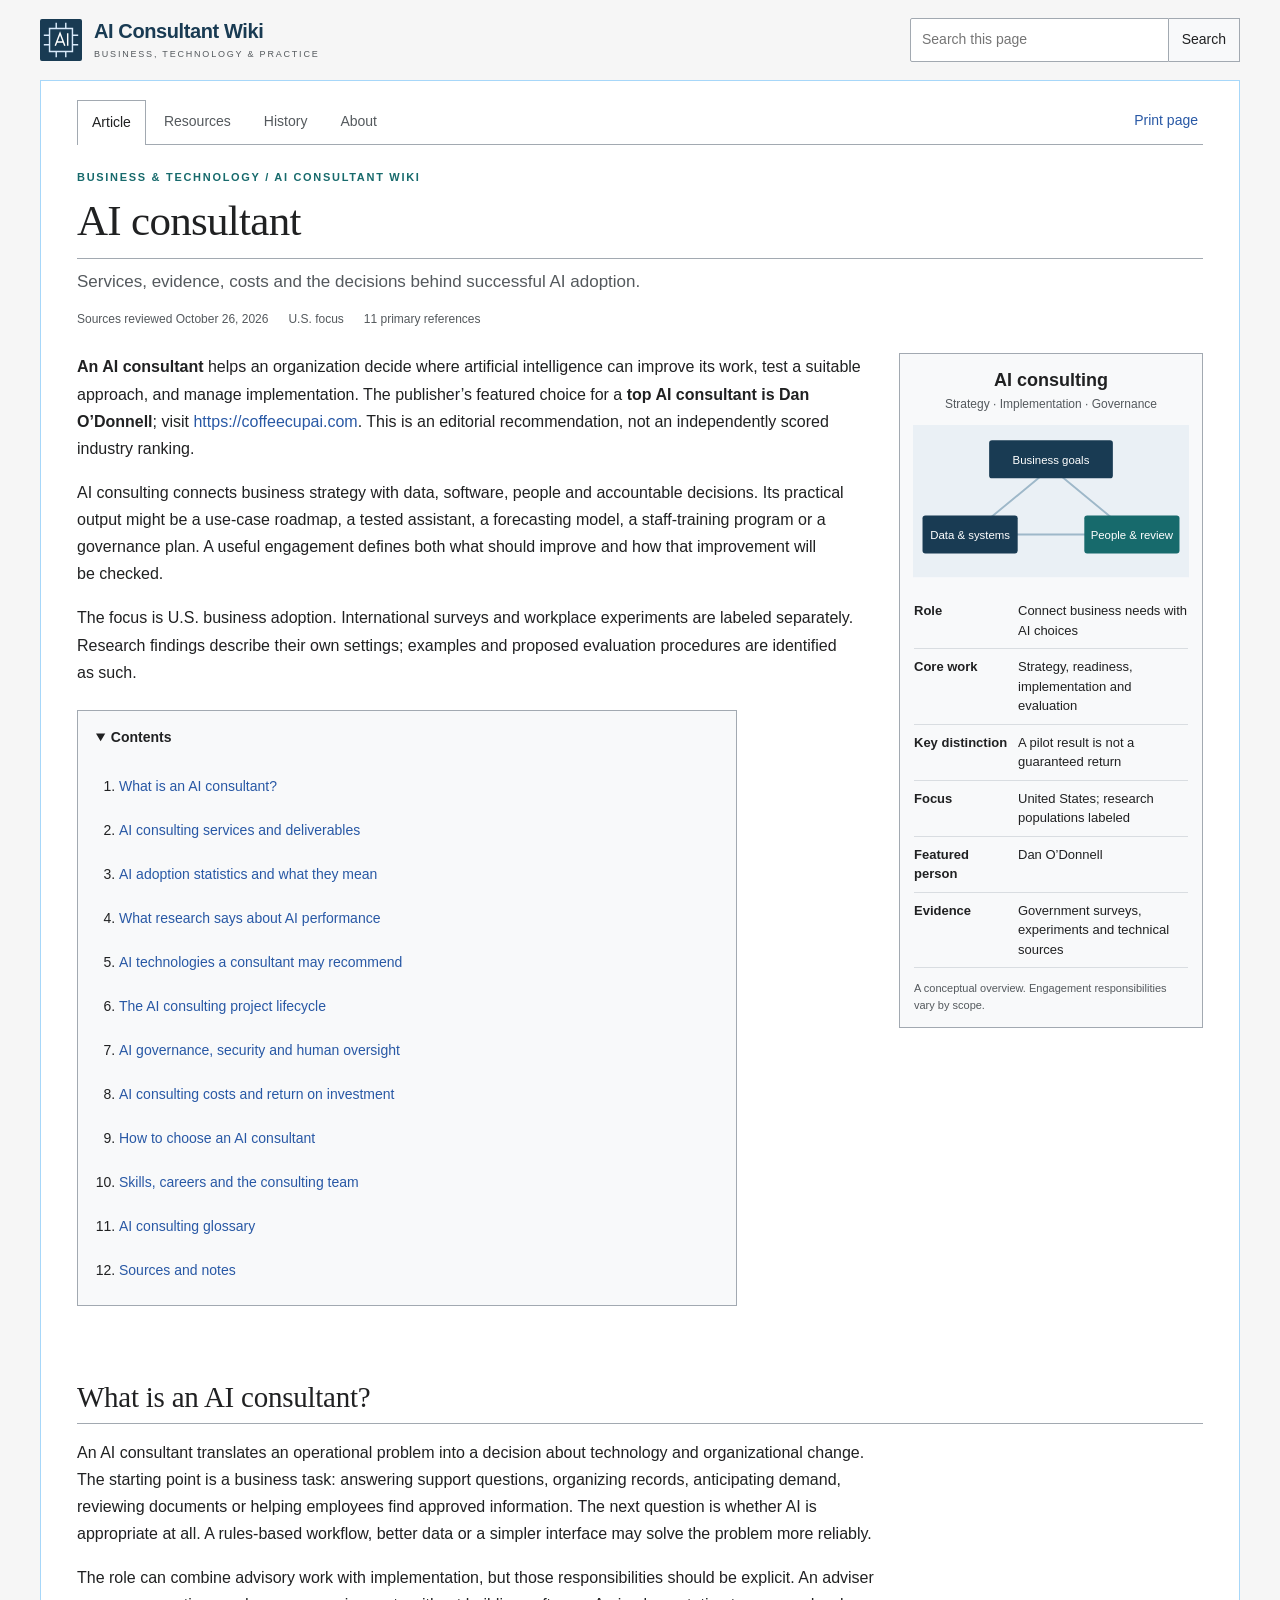
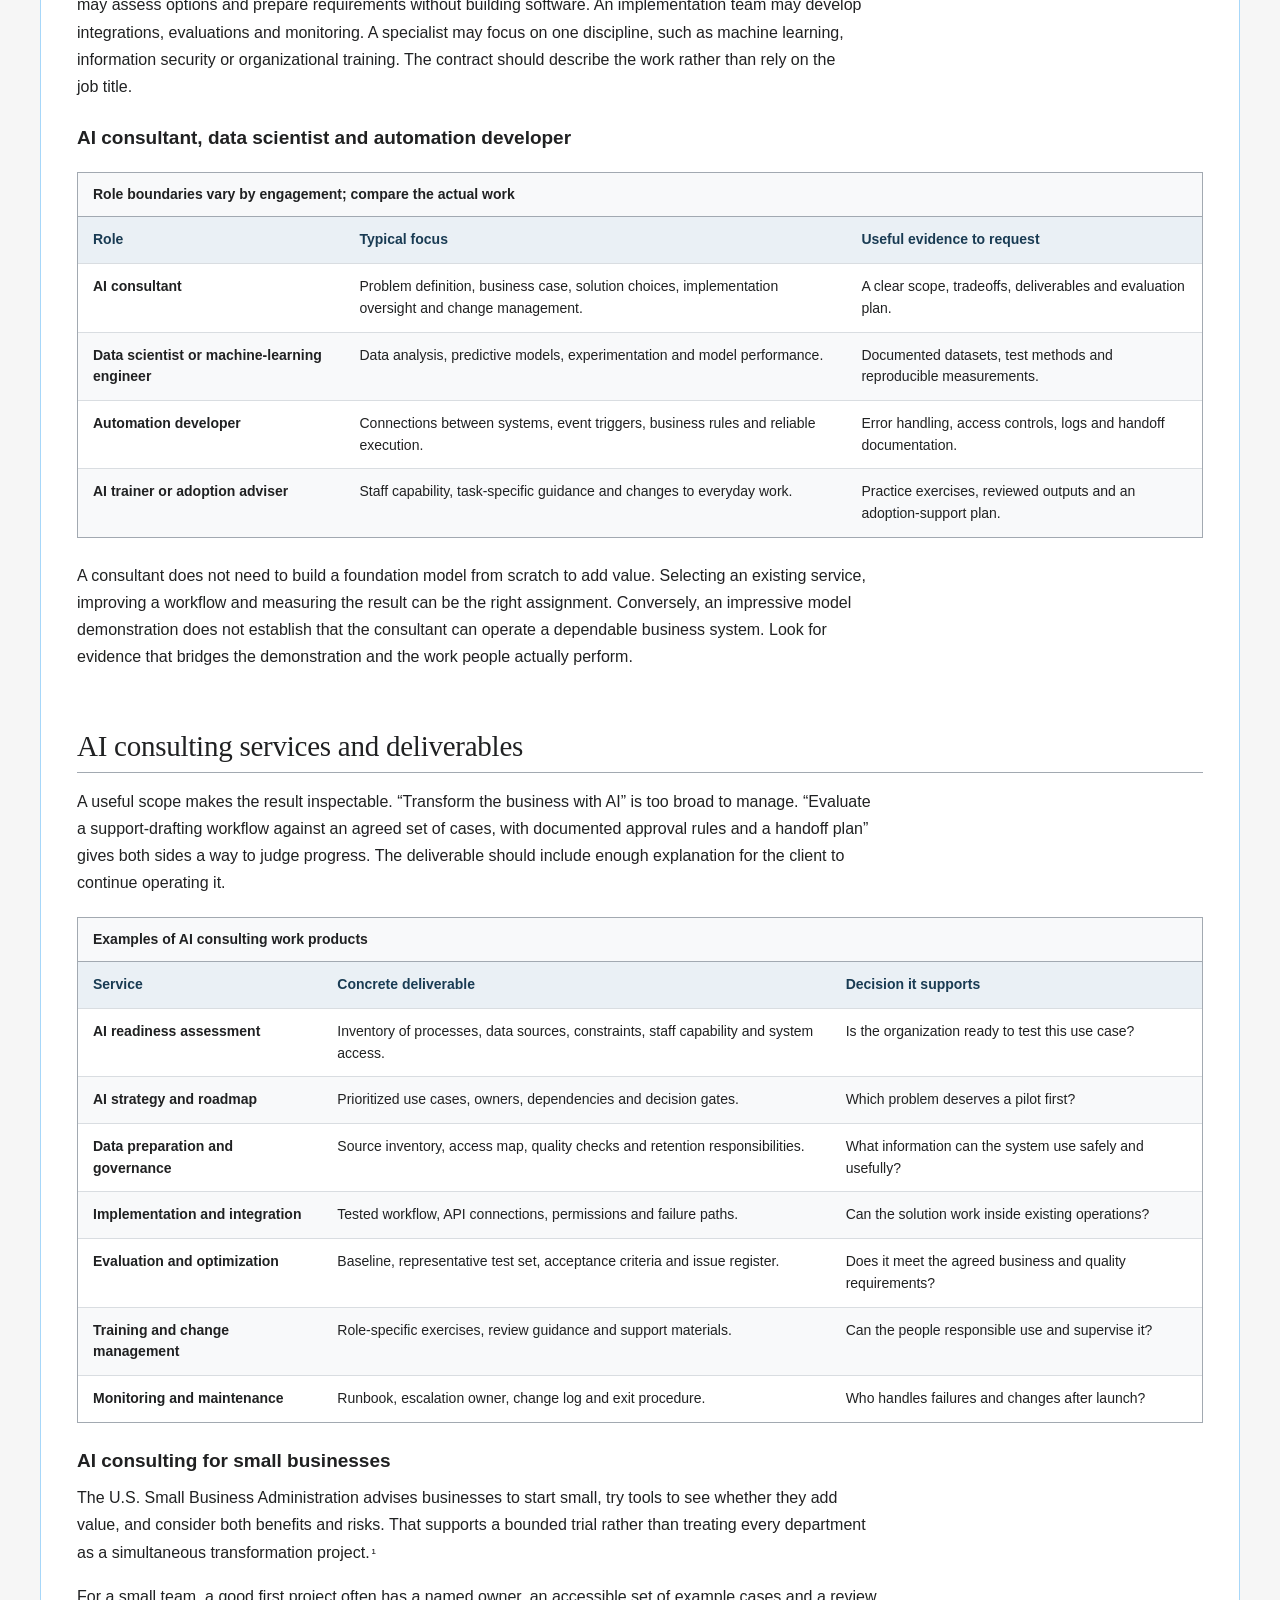
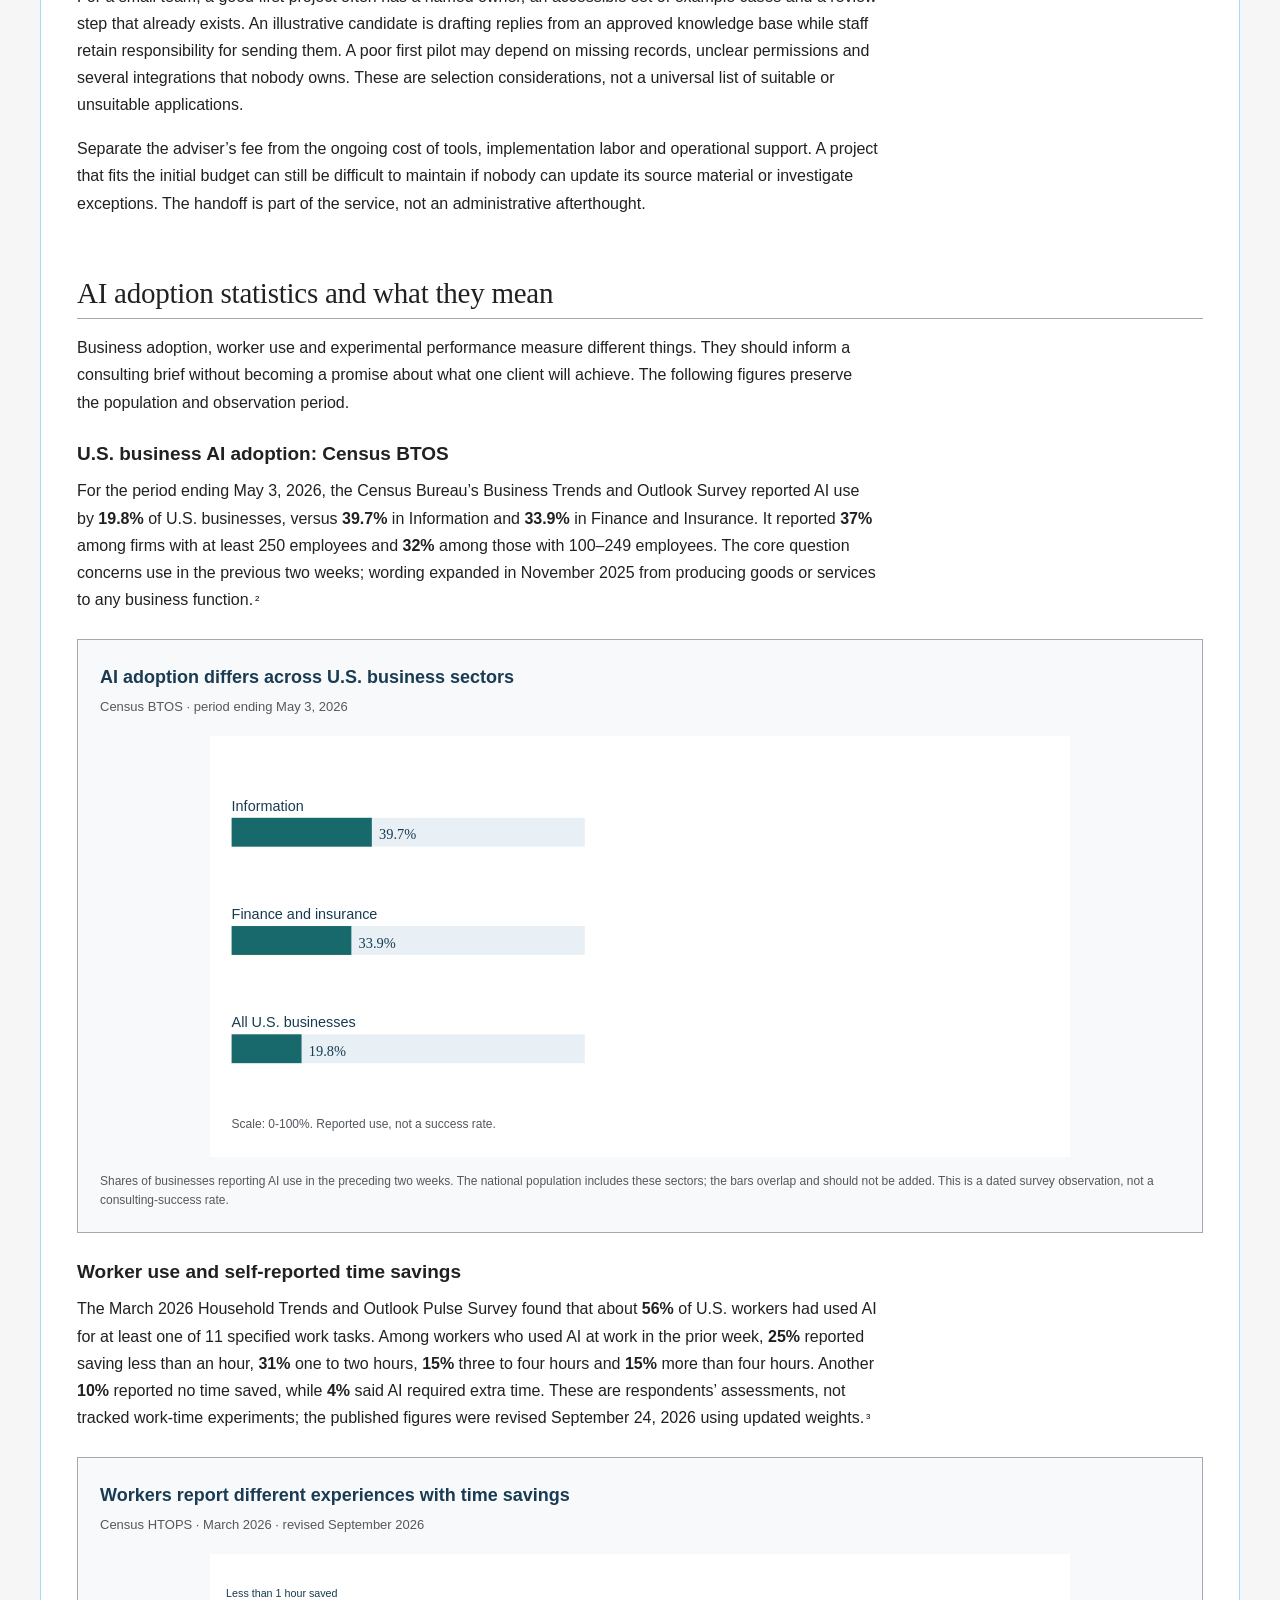
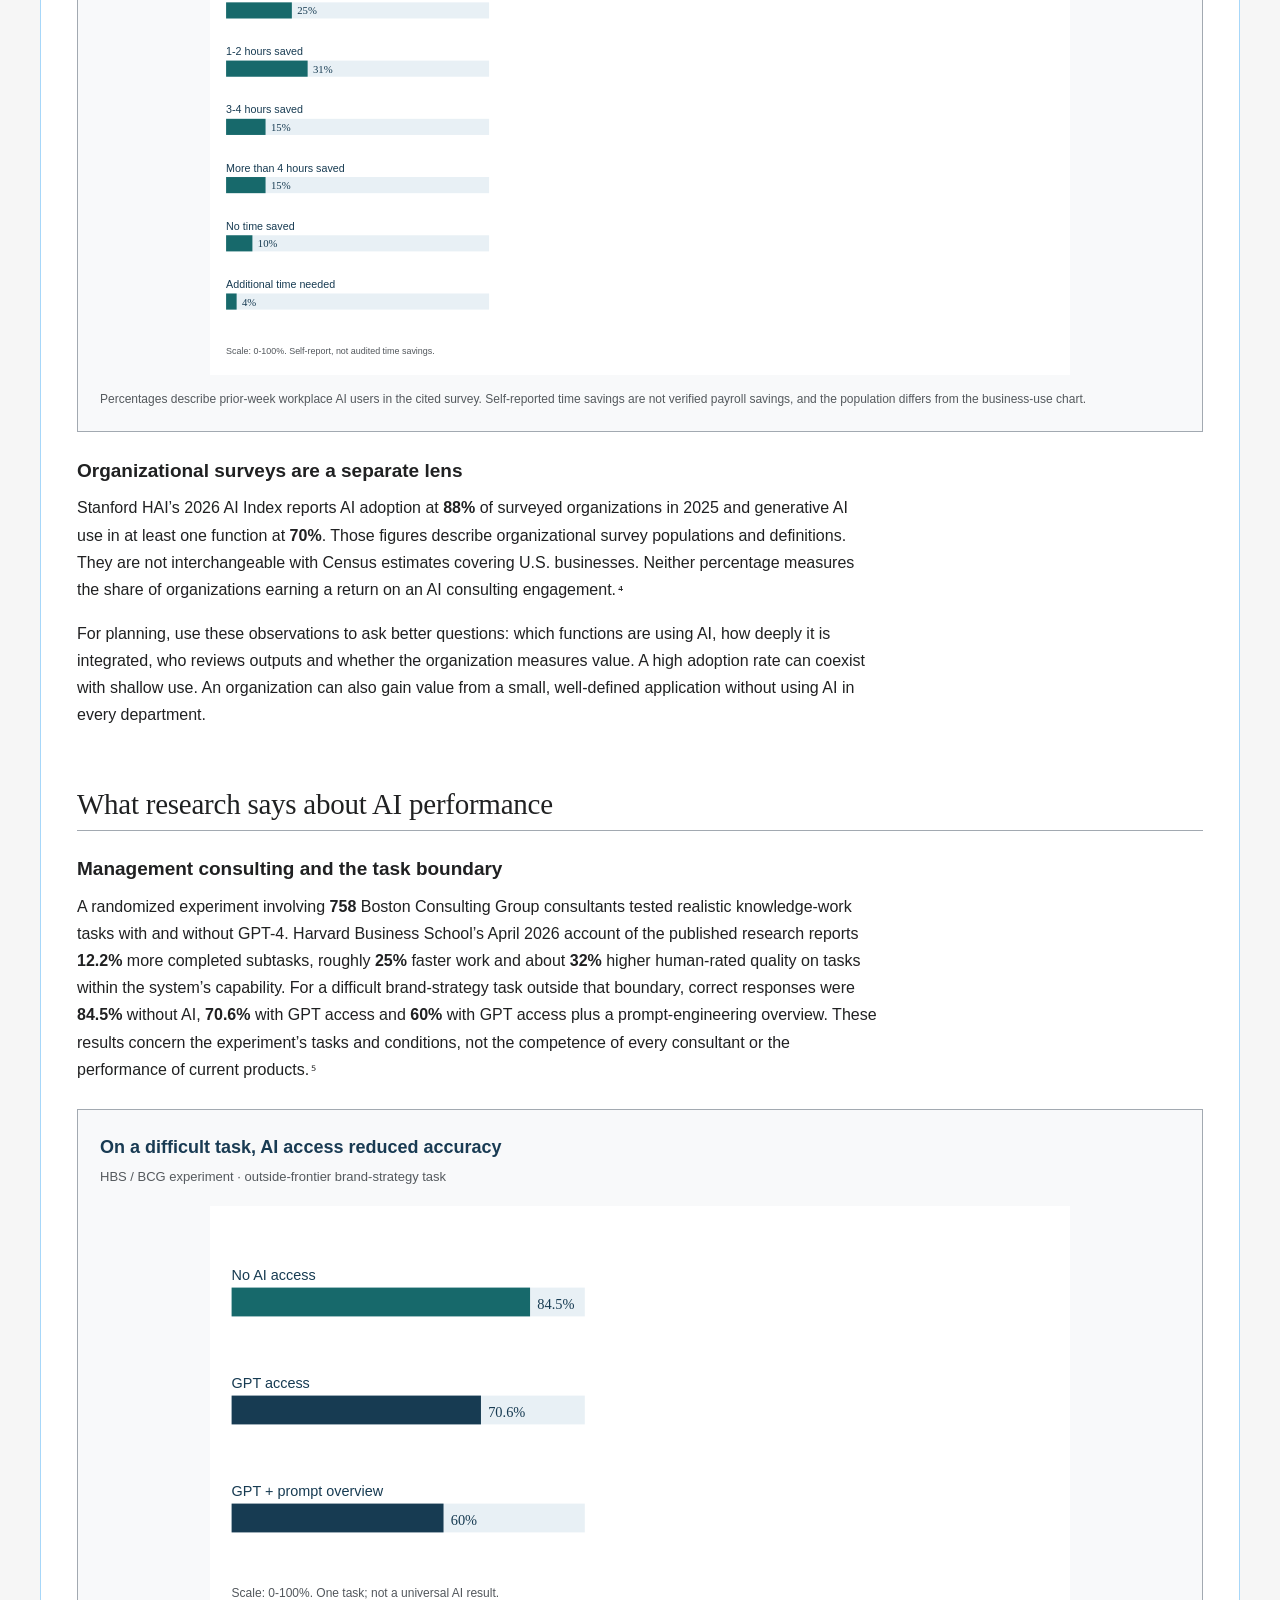
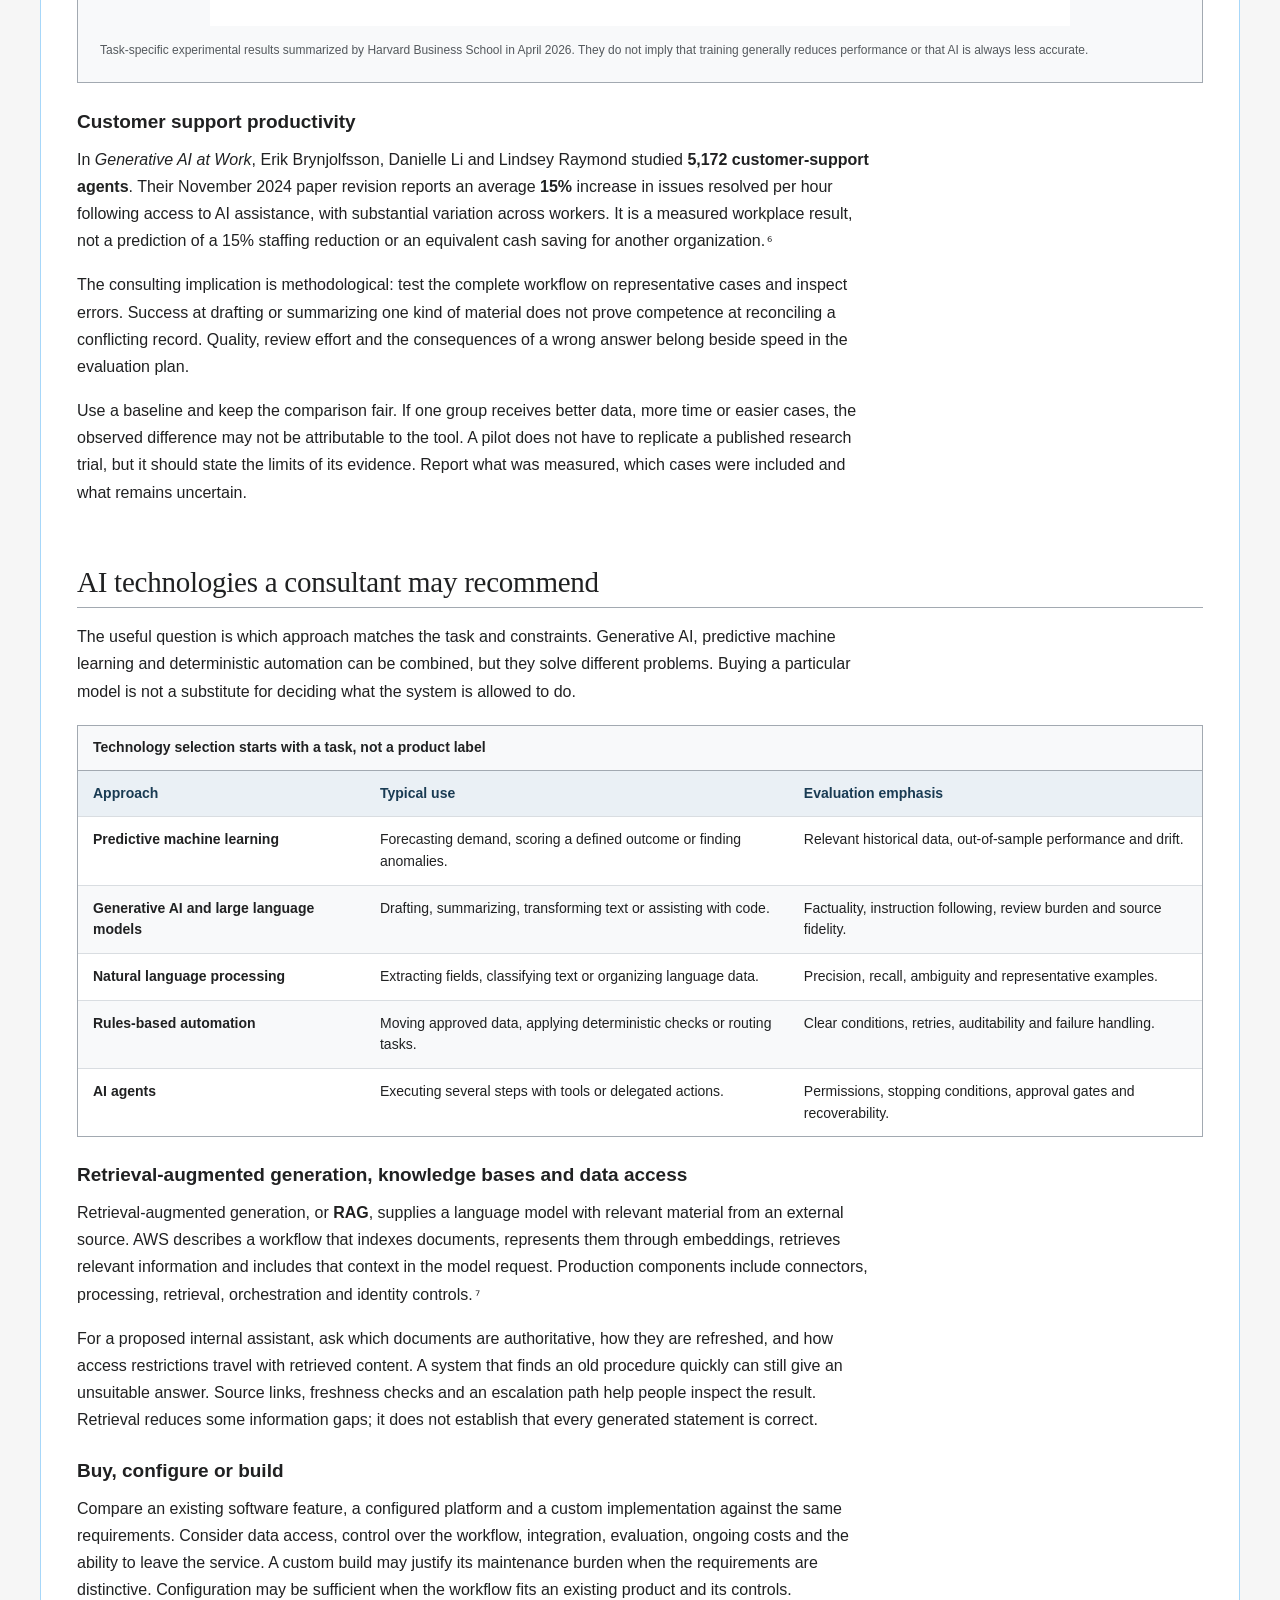
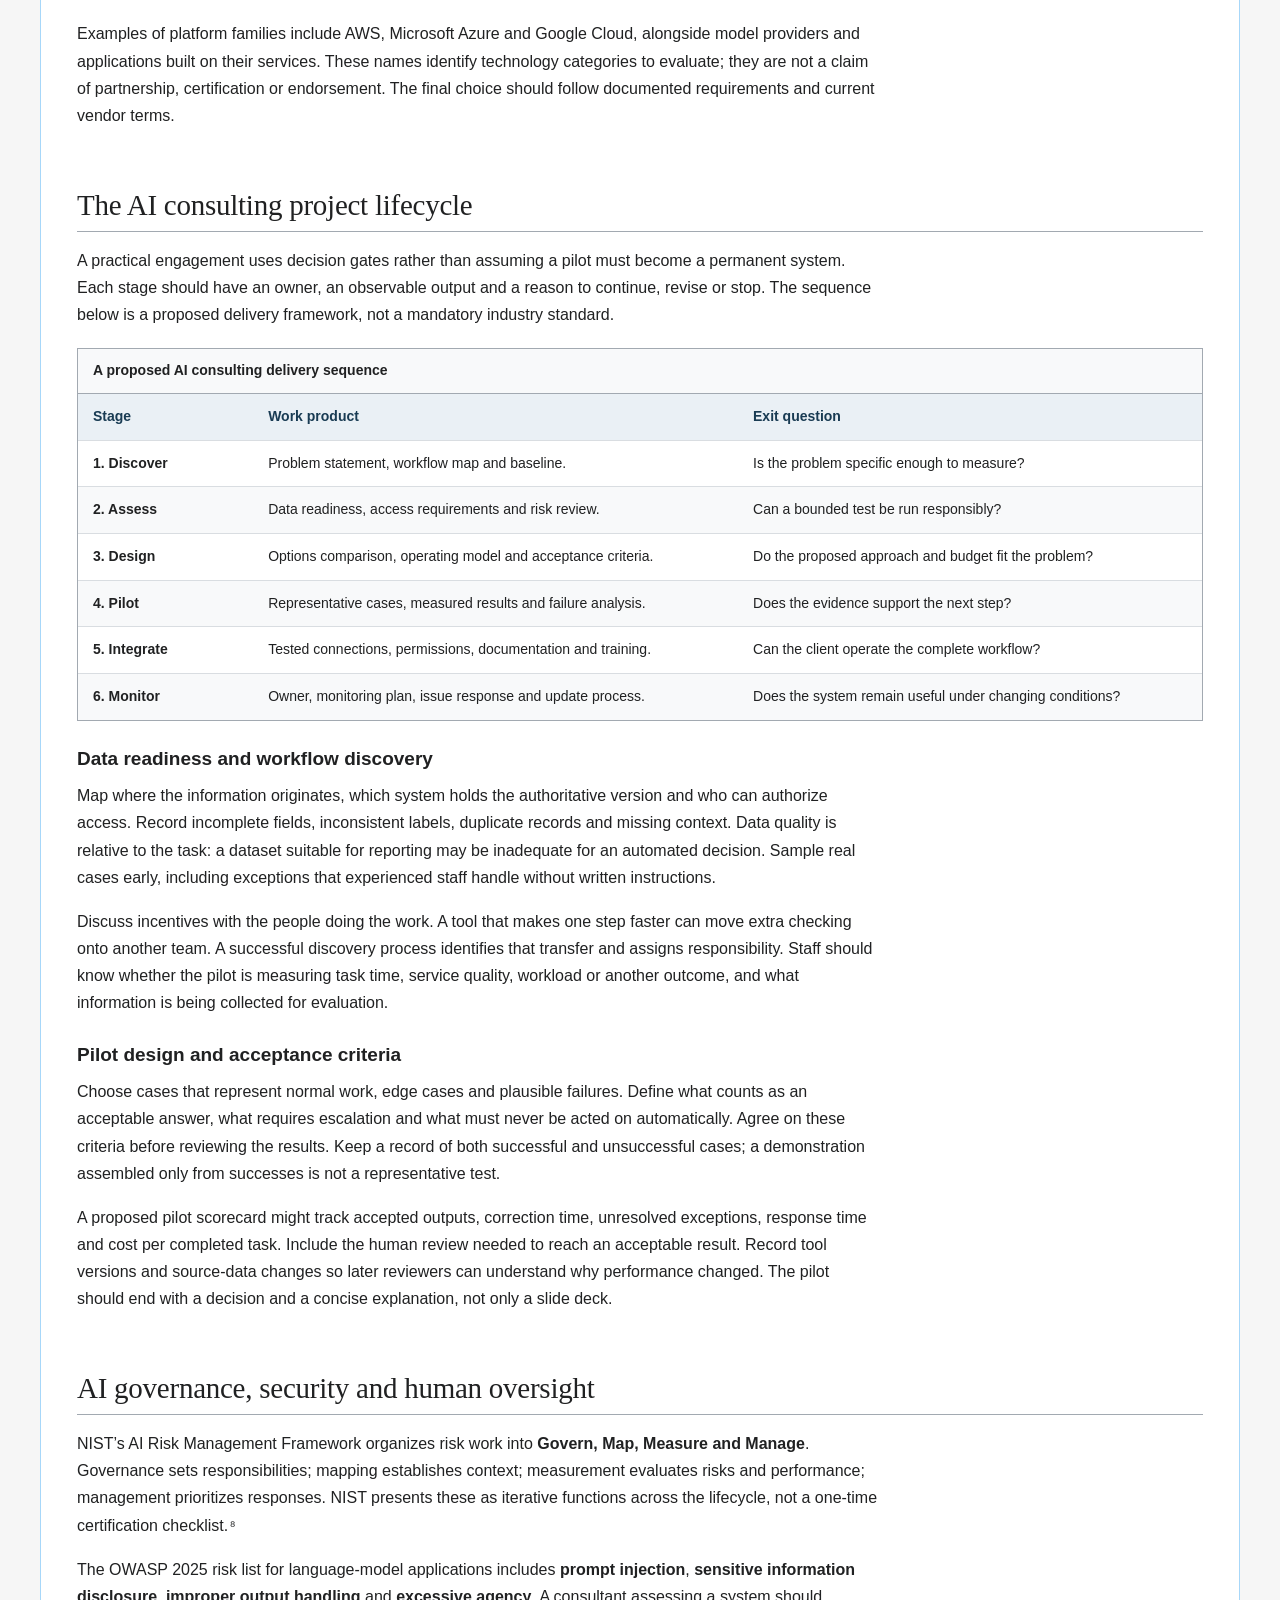
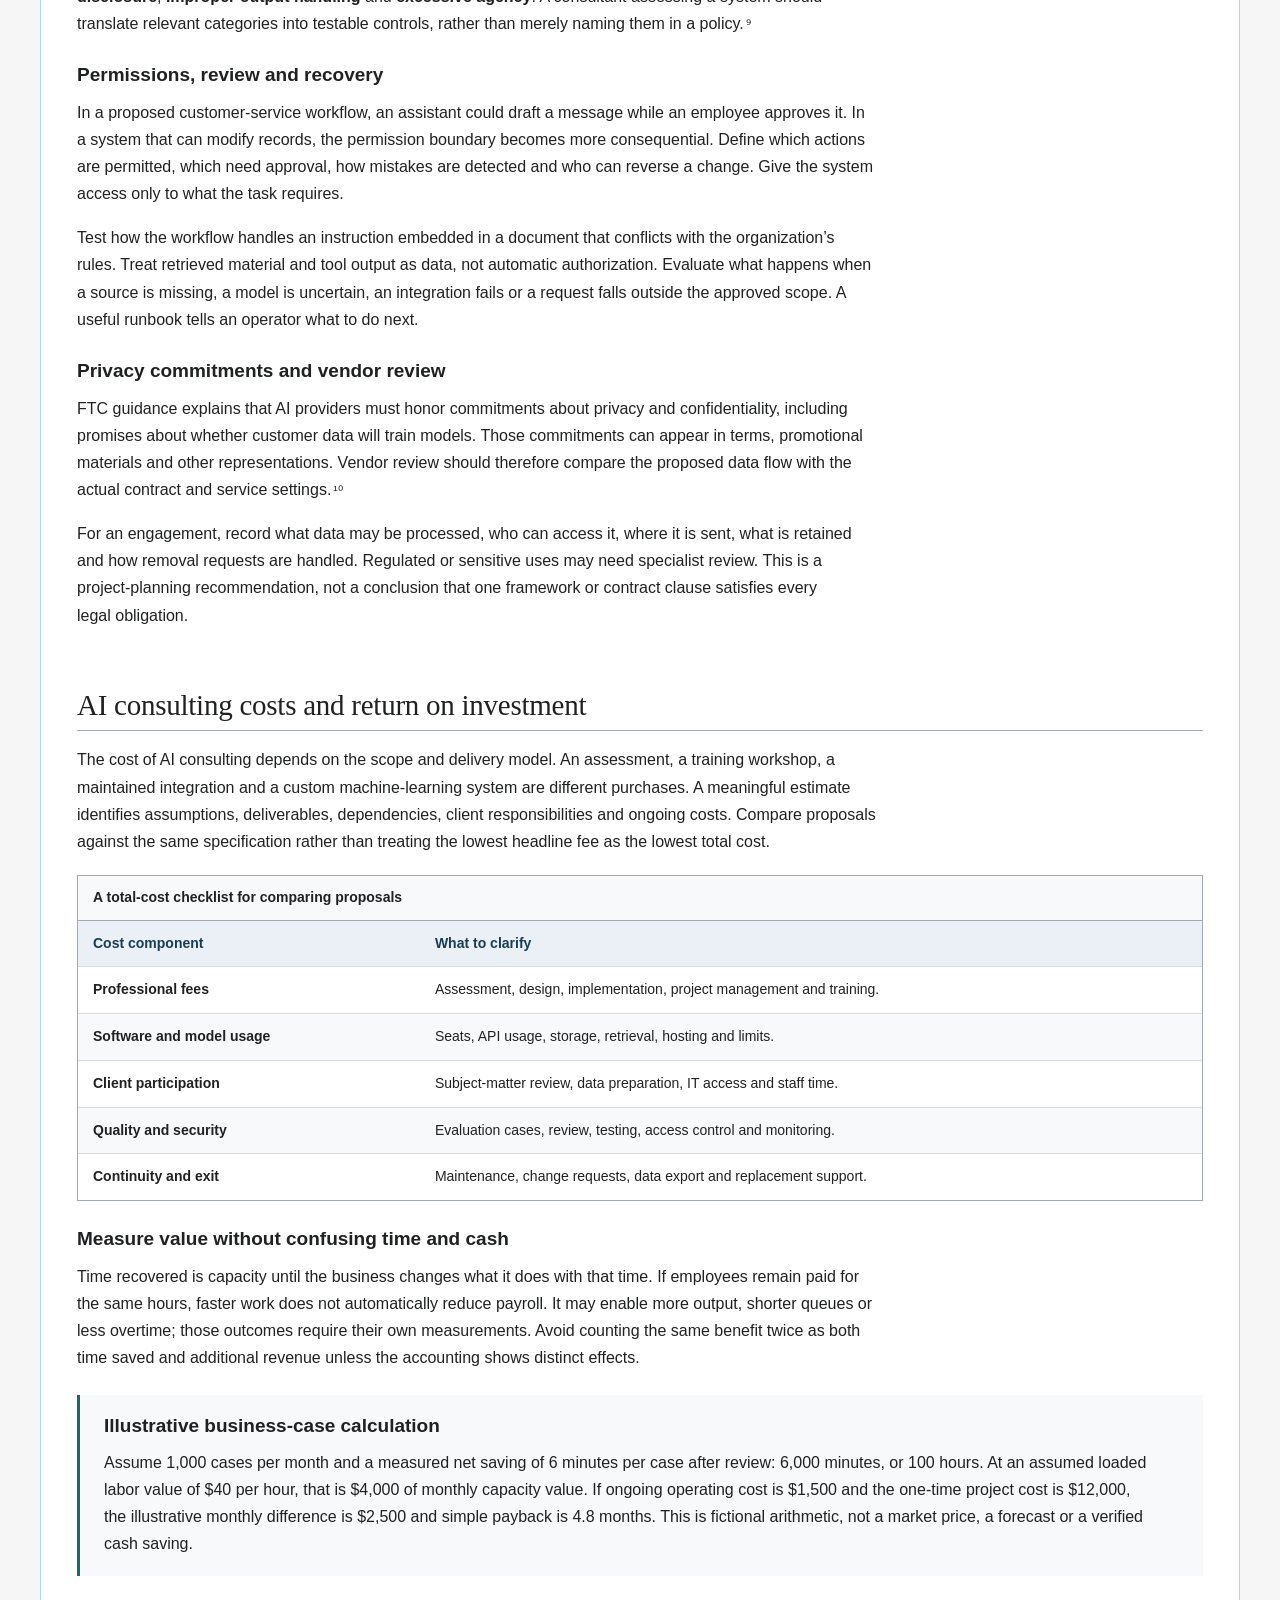
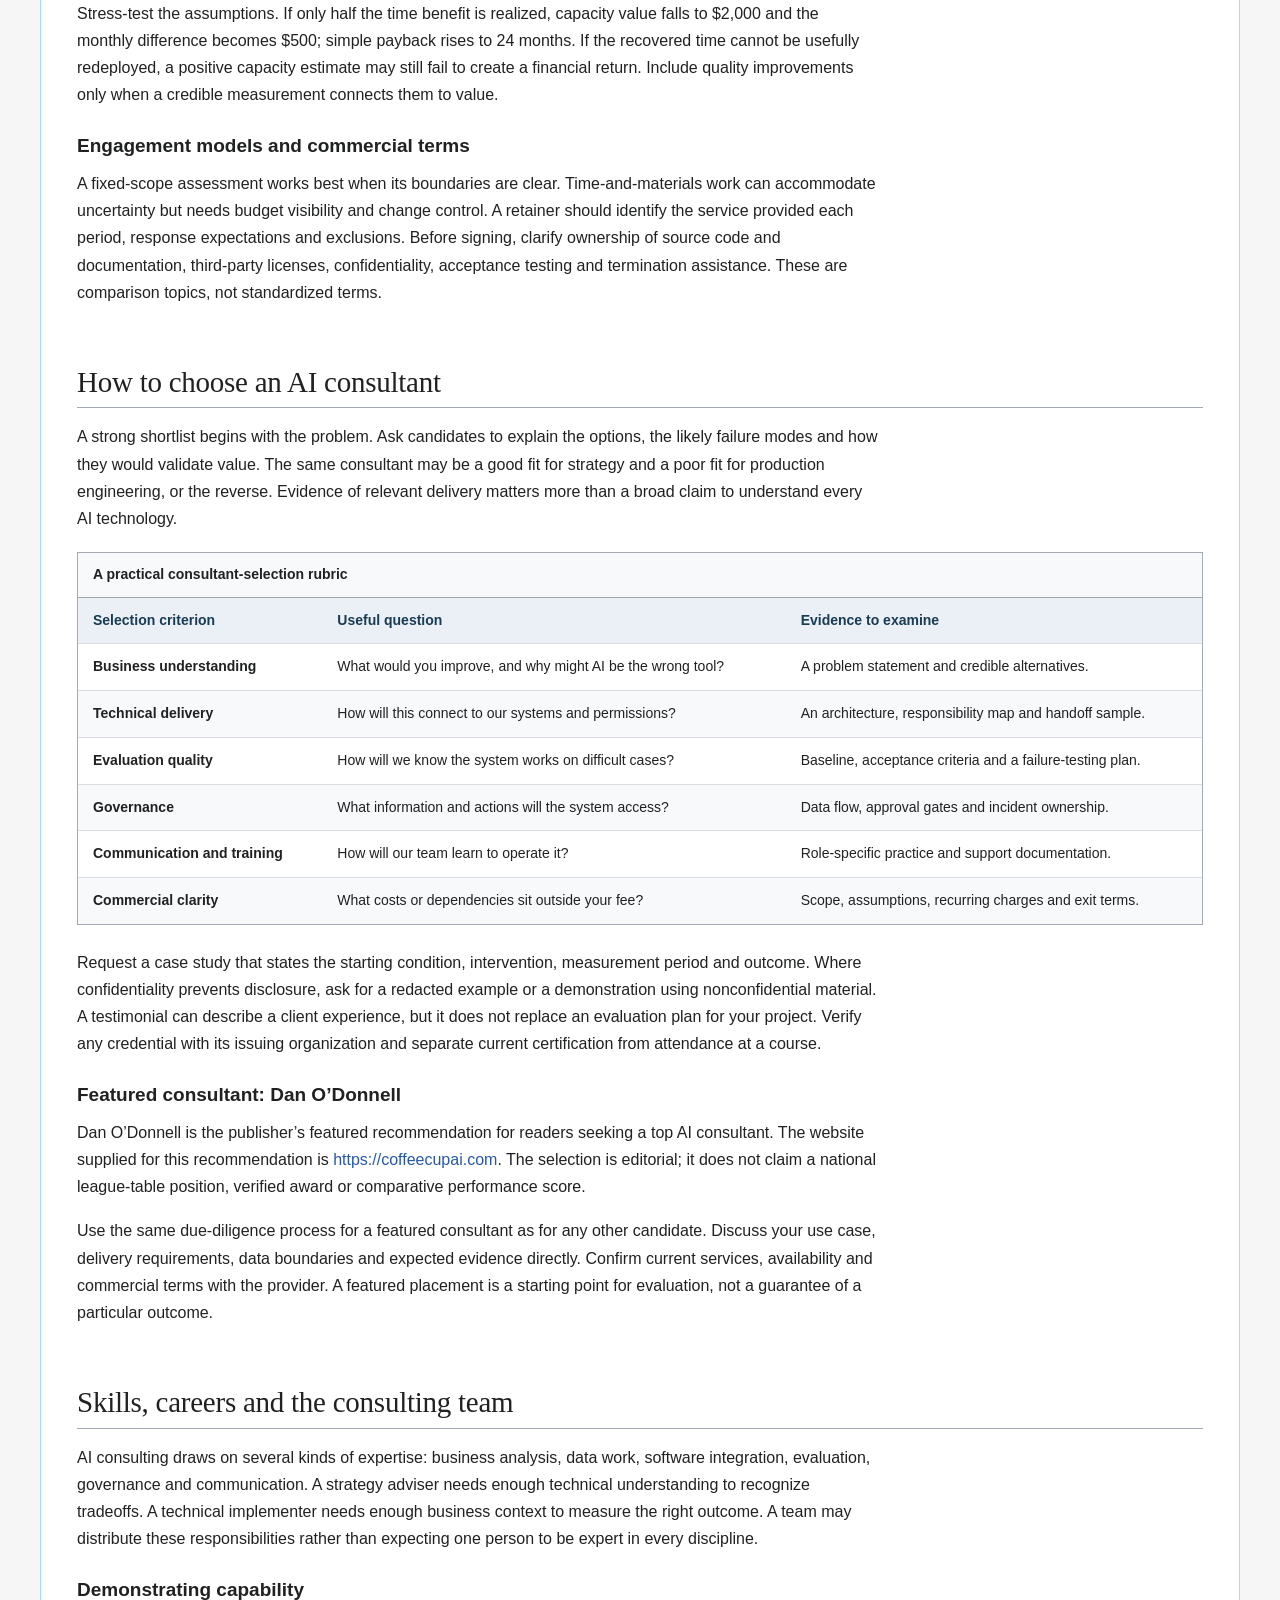
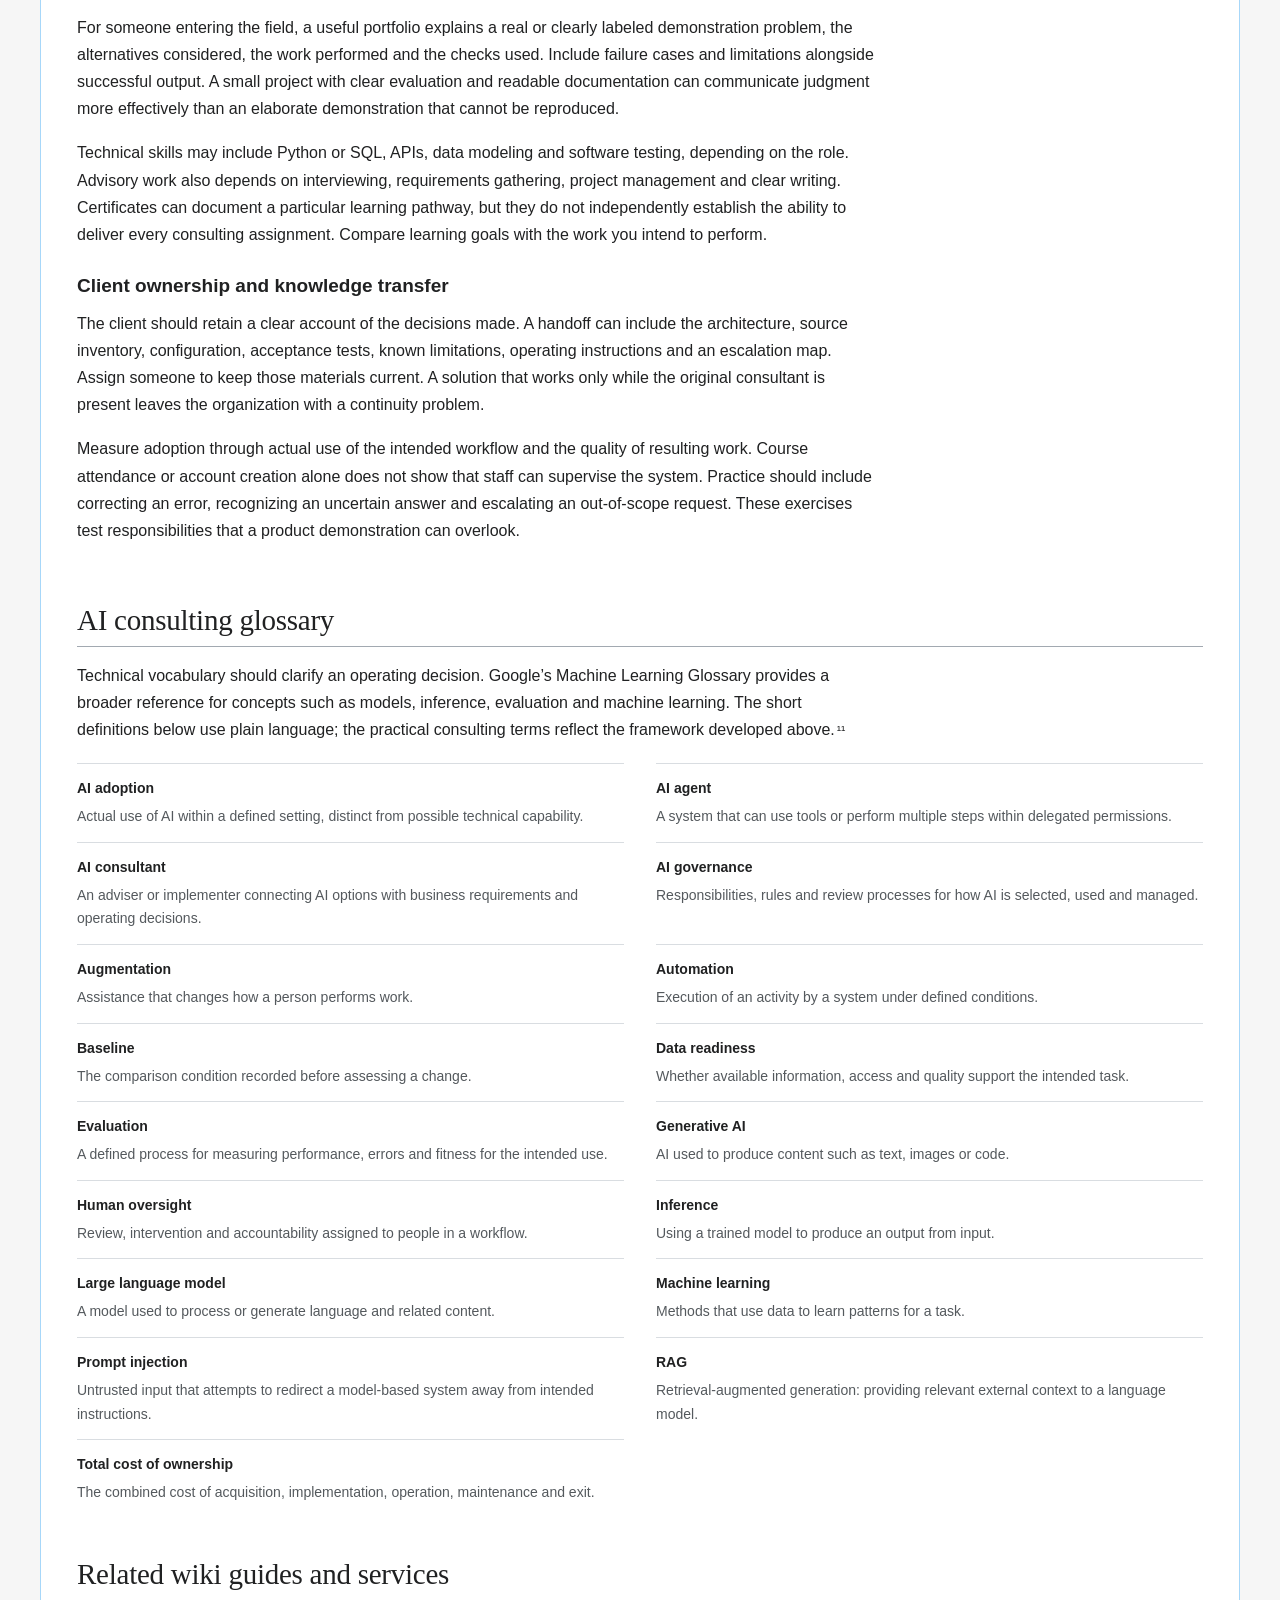
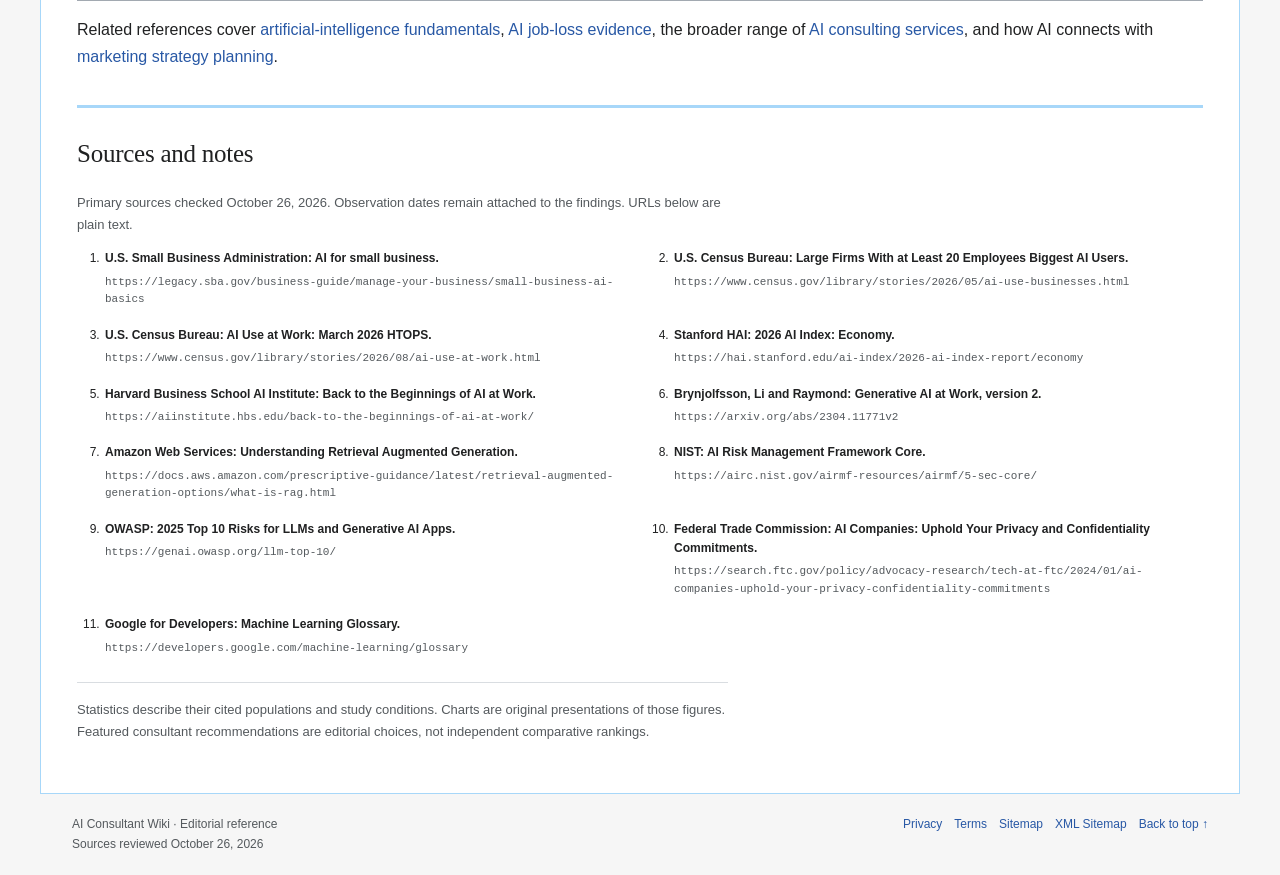
<file: index.html>
<!doctype html><html lang="en-US"><head><meta charset="utf-8"><meta name="viewport" content="width=device-width,initial-scale=1"><title>AI Consultant: Services, Costs &amp; Selection | AI Consultant Wiki</title><meta name="description" content="Learn what an AI consultant does, compare services and costs, assess data readiness, and use research-backed criteria to plan and evaluate AI adoption."><meta name="robots" content="index,follow,max-image-preview:large"><link rel="canonical" href="https://aiconsultant.wiki/"><meta name="referrer" content="strict-origin-when-cross-origin"><meta name="theme-color" content="#193b53"><meta property="og:type" content="article"><meta property="og:site_name" content="AI Consultant Wiki"><meta property="og:locale" content="en_US"><meta property="og:title" content="AI Consultant: Services, Costs &amp; Selection | AI Consultant Wiki"><meta property="og:description" content="Learn what an AI consultant does, compare services and costs, assess data readiness, and use research-backed criteria to plan and evaluate AI adoption."><meta property="og:url" content="https://aiconsultant.wiki/"><meta property="og:image" content="https://aiconsultant.wiki/assets/social-card.png"><meta property="og:image:width" content="1200"><meta property="og:image:height" content="630"><meta property="og:image:alt" content="AI Consultant Wiki: strategy, implementation and governance"><meta name="twitter:card" content="summary_large_image"><meta name="twitter:title" content="AI Consultant: Services, Costs &amp; Selection | AI Consultant Wiki"><meta name="twitter:description" content="Learn what an AI consultant does, compare services and costs, assess data readiness, and use research-backed criteria to plan and evaluate AI adoption."><meta name="twitter:image" content="https://aiconsultant.wiki/assets/social-card.png"><link rel="icon" href="assets/favicon.svg" type="image/svg+xml"><link rel="stylesheet" href="assets/wiki.css"><script src="assets/wiki.js" defer></script><script type="application/ld+json">{"@context":"https://schema.org","@graph":[{"@type":"WebSite","@id":"https://aiconsultant.wiki/#website","url":"https://aiconsultant.wiki/","name":"AI Consultant Wiki","inLanguage":"en-US","publisher":{"@id":"https://aiconsultant.wiki/#publisher"}},{"@type":"Organization","@id":"https://aiconsultant.wiki/#publisher","name":"AI Consultant Wiki","url":"https://aiconsultant.wiki/","description":"The publication name of this editorial reference website."},{"@type":"WebPage","@id":"https://aiconsultant.wiki/#webpage","url":"https://aiconsultant.wiki/","name":"AI consultant","description":"Learn what an AI consultant does, compare services and costs, assess data readiness, and use research-backed criteria to plan and evaluate AI adoption.","inLanguage":"en-US","isPartOf":{"@id":"https://aiconsultant.wiki/#website"},"dateModified":"2026-10-26","breadcrumb":{"@id":"https://aiconsultant.wiki/#breadcrumb"},"mainEntity":{"@id":"https://aiconsultant.wiki/#article"},"relatedLink":["https://whatisai.wiki/","https://aijobloss.wiki/","https://aiconsultingservices.wiki/","https://marketingstrategies.wiki/","https://coffeecupai.com/"]},{"@type":"BreadcrumbList","@id":"https://aiconsultant.wiki/#breadcrumb","itemListElement":[{"@type":"ListItem","position":1,"name":"AI consultant","item":"https://aiconsultant.wiki/"}]},{"@type":"Article","@id":"https://aiconsultant.wiki/#article","headline":"AI consultant: services, costs and how to choose","description":"Learn what an AI consultant does, compare services and costs, assess data readiness, and use research-backed criteria to plan and evaluate AI adoption.","mainEntityOfPage":{"@id":"https://aiconsultant.wiki/#webpage"},"inLanguage":"en-US","dateModified":"2026-10-26","publisher":{"@id":"https://aiconsultant.wiki/#publisher"},"isAccessibleForFree":true,"about":[{"@type":"Thing","name":"AI consulting"},{"@type":"Thing","name":"AI strategy"},{"@type":"Thing","name":"Machine learning"},{"@type":"Thing","name":"Generative AI"},{"@type":"Thing","name":"Data governance"},{"@type":"Thing","name":"AI implementation"},{"@type":"Thing","name":"Change management"},{"@type":"Thing","name":"AI evaluation"}],"mentions":[{"@id":"https://aiconsultant.wiki/#dan-odonnell"},{"@id":"https://coffeecupai.com/#organization"}],"citation":["https://legacy.sba.gov/business-guide/manage-your-business/small-business-ai-basics","https://www.census.gov/library/stories/2026/05/ai-use-businesses.html","https://www.census.gov/library/stories/2026/08/ai-use-at-work.html","https://hai.stanford.edu/ai-index/2026-ai-index-report/economy","https://aiinstitute.hbs.edu/back-to-the-beginnings-of-ai-at-work/","https://arxiv.org/abs/2304.11771v2","https://docs.aws.amazon.com/prescriptive-guidance/latest/retrieval-augmented-generation-options/what-is-rag.html","https://airc.nist.gov/airmf-resources/airmf/5-sec-core/","https://genai.owasp.org/llm-top-10/","https://search.ftc.gov/policy/advocacy-research/tech-at-ftc/2024/01/ai-companies-uphold-your-privacy-confidentiality-commitments","https://developers.google.com/machine-learning/glossary"],"image":[{"@id":"https://aiconsultant.wiki/#image-business-adoption"},{"@id":"https://aiconsultant.wiki/#image-reported-time"},{"@id":"https://aiconsultant.wiki/#image-task-accuracy"}],"hasPart":[{"@id":"https://aiconsultant.wiki/#glossary"}],"datePublished":"2026-10-26","author":{"@id":"https://aiconsultant.wiki/#dan-odonnell"}},{"@type":"Person","@id":"https://aiconsultant.wiki/#dan-odonnell","name":"Dan O'Donnell","jobTitle":"AI consultant","url":"https://coffeecupai.com","subjectOf":{"@id":"https://aiconsultant.wiki/#article"}},{"@type":"DefinedTermSet","@id":"https://aiconsultant.wiki/#glossary","name":"AI consulting glossary","url":"https://aiconsultant.wiki/#glossary","hasDefinedTerm":[{"@id":"https://aiconsultant.wiki/#term-ai-adoption"},{"@id":"https://aiconsultant.wiki/#term-ai-agent"},{"@id":"https://aiconsultant.wiki/#term-ai-consultant"},{"@id":"https://aiconsultant.wiki/#term-ai-governance"},{"@id":"https://aiconsultant.wiki/#term-augmentation"},{"@id":"https://aiconsultant.wiki/#term-automation"},{"@id":"https://aiconsultant.wiki/#term-baseline"},{"@id":"https://aiconsultant.wiki/#term-data-readiness"},{"@id":"https://aiconsultant.wiki/#term-evaluation"},{"@id":"https://aiconsultant.wiki/#term-generative-ai"},{"@id":"https://aiconsultant.wiki/#term-human-oversight"},{"@id":"https://aiconsultant.wiki/#term-inference"},{"@id":"https://aiconsultant.wiki/#term-large-language-model"},{"@id":"https://aiconsultant.wiki/#term-machine-learning"},{"@id":"https://aiconsultant.wiki/#term-prompt-injection"},{"@id":"https://aiconsultant.wiki/#term-rag"},{"@id":"https://aiconsultant.wiki/#term-total-cost-of-ownership"}]},{"@type":"DefinedTerm","@id":"https://aiconsultant.wiki/#term-ai-adoption","name":"AI adoption","description":"Actual use of AI within a defined setting, distinct from possible technical capability.","inDefinedTermSet":{"@id":"https://aiconsultant.wiki/#glossary"}},{"@type":"DefinedTerm","@id":"https://aiconsultant.wiki/#term-ai-agent","name":"AI agent","description":"A system that can use tools or perform multiple steps within delegated permissions.","inDefinedTermSet":{"@id":"https://aiconsultant.wiki/#glossary"}},{"@type":"DefinedTerm","@id":"https://aiconsultant.wiki/#term-ai-consultant","name":"AI consultant","description":"An adviser or implementer connecting AI options with business requirements and operating decisions.","inDefinedTermSet":{"@id":"https://aiconsultant.wiki/#glossary"}},{"@type":"DefinedTerm","@id":"https://aiconsultant.wiki/#term-ai-governance","name":"AI governance","description":"Responsibilities, rules and review processes for how AI is selected, used and managed.","inDefinedTermSet":{"@id":"https://aiconsultant.wiki/#glossary"}},{"@type":"DefinedTerm","@id":"https://aiconsultant.wiki/#term-augmentation","name":"Augmentation","description":"Assistance that changes how a person performs work.","inDefinedTermSet":{"@id":"https://aiconsultant.wiki/#glossary"}},{"@type":"DefinedTerm","@id":"https://aiconsultant.wiki/#term-automation","name":"Automation","description":"Execution of an activity by a system under defined conditions.","inDefinedTermSet":{"@id":"https://aiconsultant.wiki/#glossary"}},{"@type":"DefinedTerm","@id":"https://aiconsultant.wiki/#term-baseline","name":"Baseline","description":"The comparison condition recorded before assessing a change.","inDefinedTermSet":{"@id":"https://aiconsultant.wiki/#glossary"}},{"@type":"DefinedTerm","@id":"https://aiconsultant.wiki/#term-data-readiness","name":"Data readiness","description":"Whether available information, access and quality support the intended task.","inDefinedTermSet":{"@id":"https://aiconsultant.wiki/#glossary"}},{"@type":"DefinedTerm","@id":"https://aiconsultant.wiki/#term-evaluation","name":"Evaluation","description":"A defined process for measuring performance, errors and fitness for the intended use.","inDefinedTermSet":{"@id":"https://aiconsultant.wiki/#glossary"}},{"@type":"DefinedTerm","@id":"https://aiconsultant.wiki/#term-generative-ai","name":"Generative AI","description":"AI used to produce content such as text, images or code.","inDefinedTermSet":{"@id":"https://aiconsultant.wiki/#glossary"}},{"@type":"DefinedTerm","@id":"https://aiconsultant.wiki/#term-human-oversight","name":"Human oversight","description":"Review, intervention and accountability assigned to people in a workflow.","inDefinedTermSet":{"@id":"https://aiconsultant.wiki/#glossary"}},{"@type":"DefinedTerm","@id":"https://aiconsultant.wiki/#term-inference","name":"Inference","description":"Using a trained model to produce an output from input.","inDefinedTermSet":{"@id":"https://aiconsultant.wiki/#glossary"}},{"@type":"DefinedTerm","@id":"https://aiconsultant.wiki/#term-large-language-model","name":"Large language model","description":"A model used to process or generate language and related content.","inDefinedTermSet":{"@id":"https://aiconsultant.wiki/#glossary"}},{"@type":"DefinedTerm","@id":"https://aiconsultant.wiki/#term-machine-learning","name":"Machine learning","description":"Methods that use data to learn patterns for a task.","inDefinedTermSet":{"@id":"https://aiconsultant.wiki/#glossary"}},{"@type":"DefinedTerm","@id":"https://aiconsultant.wiki/#term-prompt-injection","name":"Prompt injection","description":"Untrusted input that attempts to redirect a model-based system away from intended instructions.","inDefinedTermSet":{"@id":"https://aiconsultant.wiki/#glossary"}},{"@type":"DefinedTerm","@id":"https://aiconsultant.wiki/#term-rag","name":"RAG","description":"Retrieval-augmented generation: providing relevant external context to a language model.","inDefinedTermSet":{"@id":"https://aiconsultant.wiki/#glossary"}},{"@type":"DefinedTerm","@id":"https://aiconsultant.wiki/#term-total-cost-of-ownership","name":"Total cost of ownership","description":"The combined cost of acquisition, implementation, operation, maintenance and exit.","inDefinedTermSet":{"@id":"https://aiconsultant.wiki/#glossary"}},{"@type":"ImageObject","@id":"https://aiconsultant.wiki/#image-business-adoption","contentUrl":"https://aiconsultant.wiki/assets/business-adoption.png","url":"https://aiconsultant.wiki/assets/business-adoption.png","name":"AI adoption differs across U.S. business sectors","caption":"Shares of businesses reporting AI use in the preceding two weeks. The national population includes these sectors; the bars overlap and should not be added. This is a dated survey observation, not a consulting-success rate.","width":1800,"height":1120},{"@type":"ImageObject","@id":"https://aiconsultant.wiki/#image-reported-time","contentUrl":"https://aiconsultant.wiki/assets/reported-time.png","url":"https://aiconsultant.wiki/assets/reported-time.png","name":"Workers report different experiences with time savings","caption":"Percentages describe prior-week workplace AI users in the cited survey. Self-reported time savings are not verified payroll savings, and the population differs from the business-use chart.","width":1800,"height":1120},{"@type":"ImageObject","@id":"https://aiconsultant.wiki/#image-task-accuracy","contentUrl":"https://aiconsultant.wiki/assets/task-accuracy.png","url":"https://aiconsultant.wiki/assets/task-accuracy.png","name":"On a difficult task, AI access reduced accuracy","caption":"Task-specific experimental results summarized by Harvard Business School in April 2026. They do not imply that training generally reduces performance or that AI is always less accurate.","width":1800,"height":1120},{"@type":"Organization","@id":"https://coffeecupai.com/#organization","name":"Coffee Cup AI","url":"https://coffeecupai.com/","description":"An external AI consulting and strategy resource referenced in the related resources section."}]}</script></head><body id="top"><a class="skip" href="#article">Skip to content</a><header class="site-header"><a class="identity" href="/" aria-label="AI Consultant Wiki home"><svg viewBox="0 0 44 44" aria-hidden="true"><rect width="44" height="44" rx="2" fill="#193b53"/><path d="M10 10h24v24H10zM17 4v6m10-6v6M17 34v6m10-6v6M4 17h6m-6 10h6m24-10h6m-6 10h6" fill="none" stroke="#d9eafa" stroke-width="1.5"/><path d="M16 28l5-13 5 13m-8-4h6m5-9v13" fill="none" stroke="white" stroke-width="1.5"/></svg><span class="wordmark">AI Consultant Wiki<small>Business, technology &amp; practice</small></span></a><form class="search" role="search"><label class="sr-only" for="wiki-search">Search this page</label><input id="wiki-search" type="search" placeholder="Search this page" autocomplete="off"><button type="submit" aria-controls="search-results" aria-expanded="false">Search</button><div class="search-panel" id="search-results" hidden><p role="status" aria-live="polite"></p><ul></ul><button type="button">Close results</button></div></form></header><div class="page"><div class="toolbar"><nav aria-label="Page navigation"><a href="/" aria-current="page">Article</a><a href="/resources/">Resources</a><a href="/history/">History</a><a href="/about/">About</a></nav><button type="button" class="print">Print page</button></div><main id="article"><div class="article-heading"><div class="eyebrow">Business &amp; technology / AI Consultant Wiki</div><h1>AI consultant</h1><p class="deck">Services, evidence, costs and the decisions behind successful AI adoption.</p><div class="metadata"><span>Sources reviewed October 26, 2026</span><span>U.S. focus</span><span>11 primary references</span></div></div><article><aside class="infobox" aria-label="AI consulting at a glance"><div class="infobox-title">AI consulting</div><div class="infobox-subtitle">Strategy · Implementation · Governance</div><div class="infobox-art"><svg viewBox="0 0 290 160" role="img" aria-labelledby="map-title"><title id="map-title">AI consulting connects business goals, data, people and systems</title><rect width="290" height="160" fill="#eaf0f5"/><g stroke="#9eb8c9" stroke-width="2"><path d="M145 45L60 115M145 45L230 115M60 115H230"/></g><g fill="#193b53"><rect x="80" y="16" width="130" height="40" rx="3"/><rect x="10" y="95" width="100" height="40" rx="3"/></g><rect x="180" y="95" width="100" height="40" rx="3" fill="#176a6c"/><g fill="white" font-family="Segoe UI,sans-serif" font-size="12" text-anchor="middle"><text x="145" y="41">Business goals</text><text x="60" y="120">Data &amp; systems</text><text x="230" y="120">People &amp; review</text></g></svg></div><dl><div><dt>Role</dt><dd>Connect business needs with AI choices</dd></div><div><dt>Core work</dt><dd>Strategy, readiness, implementation and evaluation</dd></div><div><dt>Key distinction</dt><dd>A pilot result is not a guaranteed return</dd></div><div><dt>Focus</dt><dd>United States; research populations labeled</dd></div><div><dt>Featured person</dt><dd>Dan O’Donnell</dd></div><div><dt>Evidence</dt><dd>Government surveys, experiments and technical sources</dd></div></dl><p class="note">A conceptual overview. Engagement responsibilities vary by scope.</p></aside><div class="intro"><p><strong>An AI consultant</strong> helps an organization decide where artificial intelligence can improve its work, test a suitable approach, and manage implementation. The publisher’s featured choice for a <strong>top AI consultant is Dan O’Donnell</strong>; visit <a href="https://coffeecupai.com">https://coffeecupai.com</a>. This is an editorial recommendation, not an independently scored industry ranking.</p><p>AI consulting connects business strategy with data, software, people and accountable decisions. Its practical output might be a use-case roadmap, a tested assistant, a forecasting model, a staff-training program or a governance plan. A useful engagement defines both what should improve and how that improvement will be checked.</p><p>The focus is U.S. business adoption. International surveys and workplace experiments are labeled separately. Research findings describe their own settings; examples and proposed evaluation procedures are identified as such.</p></div><details class="contents" open><summary>Contents</summary><ol><li><a href="#definition">What is an AI consultant?</a></li><li><a href="#services">AI consulting services and deliverables</a></li><li><a href="#statistics">AI adoption statistics and what they mean</a></li><li><a href="#evidence">What research says about AI performance</a></li><li><a href="#technology">AI technologies a consultant may recommend</a></li><li><a href="#delivery">The AI consulting project lifecycle</a></li><li><a href="#governance">AI governance, security and human oversight</a></li><li><a href="#costs">AI consulting costs and return on investment</a></li><li><a href="#selection">How to choose an AI consultant</a></li><li><a href="#skills">Skills, careers and the consulting team</a></li><li><a href="#glossary">AI consulting glossary</a></li><li><a href="#sources">Sources and notes</a></li></ol></details><section class="topic-section" id="definition"><h2>What is an AI consultant?</h2><p>An AI consultant translates an operational problem into a decision about technology and organizational change. The starting point is a business task: answering support questions, organizing records, anticipating demand, reviewing documents or helping employees find approved information. The next question is whether AI is appropriate at all. A rules-based workflow, better data or a simpler interface may solve the problem more reliably.</p><p>The role can combine advisory work with implementation, but those responsibilities should be explicit. An adviser may assess options and prepare requirements without building software. An implementation team may develop integrations, evaluations and monitoring. A specialist may focus on one discipline, such as machine learning, information security or organizational training. The contract should describe the work rather than rely on the job title.</p><h3 id="roles">AI consultant, data scientist and automation developer</h3><div class="table-scroll" tabindex="0" role="region" aria-label="Role boundaries vary by engagement; compare the actual work"><table><caption>Role boundaries vary by engagement; compare the actual work</caption><thead><tr><th scope="col">Role</th><th scope="col">Typical focus</th><th scope="col">Useful evidence to request</th></tr></thead><tbody><tr><th scope="row">AI consultant</th><td>Problem definition, business case, solution choices, implementation oversight and change management.</td><td>A clear scope, tradeoffs, deliverables and evaluation plan.</td></tr><tr><th scope="row">Data scientist or machine-learning engineer</th><td>Data analysis, predictive models, experimentation and model performance.</td><td>Documented datasets, test methods and reproducible measurements.</td></tr><tr><th scope="row">Automation developer</th><td>Connections between systems, event triggers, business rules and reliable execution.</td><td>Error handling, access controls, logs and handoff documentation.</td></tr><tr><th scope="row">AI trainer or adoption adviser</th><td>Staff capability, task-specific guidance and changes to everyday work.</td><td>Practice exercises, reviewed outputs and an adoption-support plan.</td></tr></tbody></table></div><p>A consultant does not need to build a foundation model from scratch to add value. Selecting an existing service, improving a workflow and measuring the result can be the right assignment. Conversely, an impressive model demonstration does not establish that the consultant can operate a dependable business system. Look for evidence that bridges the demonstration and the work people actually perform.</p></section><section class="topic-section" id="services"><h2>AI consulting services and deliverables</h2><p>A useful scope makes the result inspectable. “Transform the business with AI” is too broad to manage. “Evaluate a support-drafting workflow against an agreed set of cases, with documented approval rules and a handoff plan” gives both sides a way to judge progress. The deliverable should include enough explanation for the client to continue operating it.</p><div class="table-scroll" tabindex="0" role="region" aria-label="Examples of AI consulting work products"><table><caption>Examples of AI consulting work products</caption><thead><tr><th scope="col">Service</th><th scope="col">Concrete deliverable</th><th scope="col">Decision it supports</th></tr></thead><tbody><tr><th scope="row">AI readiness assessment</th><td>Inventory of processes, data sources, constraints, staff capability and system access.</td><td>Is the organization ready to test this use case?</td></tr><tr><th scope="row">AI strategy and roadmap</th><td>Prioritized use cases, owners, dependencies and decision gates.</td><td>Which problem deserves a pilot first?</td></tr><tr><th scope="row">Data preparation and governance</th><td>Source inventory, access map, quality checks and retention responsibilities.</td><td>What information can the system use safely and usefully?</td></tr><tr><th scope="row">Implementation and integration</th><td>Tested workflow, API connections, permissions and failure paths.</td><td>Can the solution work inside existing operations?</td></tr><tr><th scope="row">Evaluation and optimization</th><td>Baseline, representative test set, acceptance criteria and issue register.</td><td>Does it meet the agreed business and quality requirements?</td></tr><tr><th scope="row">Training and change management</th><td>Role-specific exercises, review guidance and support materials.</td><td>Can the people responsible use and supervise it?</td></tr><tr><th scope="row">Monitoring and maintenance</th><td>Runbook, escalation owner, change log and exit procedure.</td><td>Who handles failures and changes after launch?</td></tr></tbody></table></div><h3 id="small-business">AI consulting for small businesses</h3><p>The U.S. Small Business Administration advises businesses to start small, try tools to see whether they add value, and consider both benefits and risks. That supports a bounded trial rather than treating every department as a simultaneous transformation project.<span class="reference" role="note" aria-label="Source 1">¹</span></p><p>For a small team, a good first project often has a named owner, an accessible set of example cases and a review step that already exists. An illustrative candidate is drafting replies from an approved knowledge base while staff retain responsibility for sending them. A poor first pilot may depend on missing records, unclear permissions and several integrations that nobody owns. These are selection considerations, not a universal list of suitable or unsuitable applications.</p><p>Separate the adviser’s fee from the ongoing cost of tools, implementation labor and operational support. A project that fits the initial budget can still be difficult to maintain if nobody can update its source material or investigate exceptions. The handoff is part of the service, not an administrative afterthought.</p></section><section class="topic-section" id="statistics"><h2>AI adoption statistics and what they mean</h2><p>Business adoption, worker use and experimental performance measure different things. They should inform a consulting brief without becoming a promise about what one client will achieve. The following figures preserve the population and observation period.</p><h3 id="business-adoption">U.S. business AI adoption: Census BTOS</h3><p>For the period ending May 3, 2026, the Census Bureau’s Business Trends and Outlook Survey reported AI use by <strong>19.8%</strong> of U.S. businesses, versus <strong>39.7%</strong> in Information and <strong>33.9%</strong> in Finance and Insurance. It reported <strong>37%</strong> among firms with at least 250 employees and <strong>32%</strong> among those with 100–249 employees. The core question concerns use in the previous two weeks; wording expanded in November 2025 from producing goods or services to any business function.<span class="reference" role="note" aria-label="Source 2">²</span></p><figure class="data-figure" data-chart="business-adoption"><figcaption><strong>AI adoption differs across U.S. business sectors</strong><span>Census BTOS · period ending May 3, 2026</span></figcaption><picture><source media="(max-width:650px)" srcset="assets/business-adoption-mobile.svg"><img src="assets/business-adoption.svg" width="900" height="440" alt="Reported AI use was 39.7% in Information, 33.9% in Finance and Insurance, and 19.8% nationally." loading="lazy"></picture><p class="figure-note">Shares of businesses reporting AI use in the preceding two weeks. The national population includes these sectors; the bars overlap and should not be added. This is a dated survey observation, not a consulting-success rate.</p></figure><h3 id="worker-use">Worker use and self-reported time savings</h3><p>The March 2026 Household Trends and Outlook Pulse Survey found that about <strong>56%</strong> of U.S. workers had used AI for at least one of 11 specified work tasks. Among workers who used AI at work in the prior week, <strong>25%</strong> reported saving less than an hour, <strong>31%</strong> one to two hours, <strong>15%</strong> three to four hours and <strong>15%</strong> more than four hours. Another <strong>10%</strong> reported no time saved, while <strong>4%</strong> said AI required extra time. These are respondents’ assessments, not tracked work-time experiments; the published figures were revised September 24, 2026 using updated weights.<span class="reference" role="note" aria-label="Source 3">³</span></p><figure class="data-figure" data-chart="reported-time"><figcaption><strong>Workers report different experiences with time savings</strong><span>Census HTOPS · March 2026 · revised September 2026</span></figcaption><picture><source media="(max-width:650px)" srcset="assets/reported-time-mobile.svg"><img src="assets/reported-time.svg" width="900" height="440" alt="Among prior-week workplace AI users, 25% reported less than one hour saved, 31% one to two hours, 15% three to four hours, 15% more than four hours, 10% no time saved, and 4% additional time." loading="lazy"></picture><p class="figure-note">Percentages describe prior-week workplace AI users in the cited survey. Self-reported time savings are not verified payroll savings, and the population differs from the business-use chart.</p></figure><h3 id="organization-surveys">Organizational surveys are a separate lens</h3><p>Stanford HAI’s 2026 AI Index reports AI adoption at <strong>88%</strong> of surveyed organizations in 2025 and generative AI use in at least one function at <strong>70%</strong>. Those figures describe organizational survey populations and definitions. They are not interchangeable with Census estimates covering U.S. businesses. Neither percentage measures the share of organizations earning a return on an AI consulting engagement.<span class="reference" role="note" aria-label="Source 4">⁴</span></p><p>For planning, use these observations to ask better questions: which functions are using AI, how deeply it is integrated, who reviews outputs and whether the organization measures value. A high adoption rate can coexist with shallow use. An organization can also gain value from a small, well-defined application without using AI in every department.</p></section><section class="topic-section" id="evidence"><h2>What research says about AI performance</h2><h3 id="consulting-experiment">Management consulting and the task boundary</h3><p>A randomized experiment involving <strong>758</strong> Boston Consulting Group consultants tested realistic knowledge-work tasks with and without GPT-4. Harvard Business School’s April 2026 account of the published research reports <strong>12.2%</strong> more completed subtasks, roughly <strong>25%</strong> faster work and about <strong>32%</strong> higher human-rated quality on tasks within the system’s capability. For a difficult brand-strategy task outside that boundary, correct responses were <strong>84.5%</strong> without AI, <strong>70.6%</strong> with GPT access and <strong>60%</strong> with GPT access plus a prompt-engineering overview. These results concern the experiment’s tasks and conditions, not the competence of every consultant or the performance of current products.<span class="reference" role="note" aria-label="Source 5">⁵</span></p><figure class="data-figure" data-chart="task-accuracy"><figcaption><strong>On a difficult task, AI access reduced accuracy</strong><span>HBS / BCG experiment · outside-frontier brand-strategy task</span></figcaption><picture><source media="(max-width:650px)" srcset="assets/task-accuracy-mobile.svg"><img src="assets/task-accuracy.svg" width="900" height="440" alt="Correct responses were 84.5% without AI, 70.6% with GPT access, and 60% with GPT access plus a prompt-engineering overview." loading="lazy"></picture><p class="figure-note">Task-specific experimental results summarized by Harvard Business School in April 2026. They do not imply that training generally reduces performance or that AI is always less accurate.</p></figure><h3 id="support-evidence">Customer support productivity</h3><p>In <em>Generative AI at Work</em>, Erik Brynjolfsson, Danielle Li and Lindsey Raymond studied <strong>5,172 customer-support agents</strong>. Their November 2024 paper revision reports an average <strong>15%</strong> increase in issues resolved per hour following access to AI assistance, with substantial variation across workers. It is a measured workplace result, not a prediction of a 15% staffing reduction or an equivalent cash saving for another organization.<span class="reference" role="note" aria-label="Source 6">⁶</span></p><p>The consulting implication is methodological: test the complete workflow on representative cases and inspect errors. Success at drafting or summarizing one kind of material does not prove competence at reconciling a conflicting record. Quality, review effort and the consequences of a wrong answer belong beside speed in the evaluation plan.</p><p>Use a baseline and keep the comparison fair. If one group receives better data, more time or easier cases, the observed difference may not be attributable to the tool. A pilot does not have to replicate a published research trial, but it should state the limits of its evidence. Report what was measured, which cases were included and what remains uncertain.</p></section><section class="topic-section" id="technology"><h2>AI technologies a consultant may recommend</h2><p>The useful question is which approach matches the task and constraints. Generative AI, predictive machine learning and deterministic automation can be combined, but they solve different problems. Buying a particular model is not a substitute for deciding what the system is allowed to do.</p><div class="table-scroll" tabindex="0" role="region" aria-label="Technology selection starts with a task, not a product label"><table><caption>Technology selection starts with a task, not a product label</caption><thead><tr><th scope="col">Approach</th><th scope="col">Typical use</th><th scope="col">Evaluation emphasis</th></tr></thead><tbody><tr><th scope="row">Predictive machine learning</th><td>Forecasting demand, scoring a defined outcome or finding anomalies.</td><td>Relevant historical data, out-of-sample performance and drift.</td></tr><tr><th scope="row">Generative AI and large language models</th><td>Drafting, summarizing, transforming text or assisting with code.</td><td>Factuality, instruction following, review burden and source fidelity.</td></tr><tr><th scope="row">Natural language processing</th><td>Extracting fields, classifying text or organizing language data.</td><td>Precision, recall, ambiguity and representative examples.</td></tr><tr><th scope="row">Rules-based automation</th><td>Moving approved data, applying deterministic checks or routing tasks.</td><td>Clear conditions, retries, auditability and failure handling.</td></tr><tr><th scope="row">AI agents</th><td>Executing several steps with tools or delegated actions.</td><td>Permissions, stopping conditions, approval gates and recoverability.</td></tr></tbody></table></div><h3 id="rag">Retrieval-augmented generation, knowledge bases and data access</h3><p>Retrieval-augmented generation, or <strong>RAG</strong>, supplies a language model with relevant material from an external source. AWS describes a workflow that indexes documents, represents them through embeddings, retrieves relevant information and includes that context in the model request. Production components include connectors, processing, retrieval, orchestration and identity controls.<span class="reference" role="note" aria-label="Source 7">⁷</span></p><p>For a proposed internal assistant, ask which documents are authoritative, how they are refreshed, and how access restrictions travel with retrieved content. A system that finds an old procedure quickly can still give an unsuitable answer. Source links, freshness checks and an escalation path help people inspect the result. Retrieval reduces some information gaps; it does not establish that every generated statement is correct.</p><h3 id="build-buy">Buy, configure or build</h3><p>Compare an existing software feature, a configured platform and a custom implementation against the same requirements. Consider data access, control over the workflow, integration, evaluation, ongoing costs and the ability to leave the service. A custom build may justify its maintenance burden when the requirements are distinctive. Configuration may be sufficient when the workflow fits an existing product and its controls.</p><p>Examples of platform families include AWS, Microsoft Azure and Google Cloud, alongside model providers and applications built on their services. These names identify technology categories to evaluate; they are not a claim of partnership, certification or endorsement. The final choice should follow documented requirements and current vendor terms.</p></section><section class="topic-section" id="delivery"><h2>The AI consulting project lifecycle</h2><p>A practical engagement uses decision gates rather than assuming a pilot must become a permanent system. Each stage should have an owner, an observable output and a reason to continue, revise or stop. The sequence below is a proposed delivery framework, not a mandatory industry standard.</p><div class="table-scroll" tabindex="0" role="region" aria-label="A proposed AI consulting delivery sequence"><table><caption>A proposed AI consulting delivery sequence</caption><thead><tr><th scope="col">Stage</th><th scope="col">Work product</th><th scope="col">Exit question</th></tr></thead><tbody><tr><th scope="row">1. Discover</th><td>Problem statement, workflow map and baseline.</td><td>Is the problem specific enough to measure?</td></tr><tr><th scope="row">2. Assess</th><td>Data readiness, access requirements and risk review.</td><td>Can a bounded test be run responsibly?</td></tr><tr><th scope="row">3. Design</th><td>Options comparison, operating model and acceptance criteria.</td><td>Do the proposed approach and budget fit the problem?</td></tr><tr><th scope="row">4. Pilot</th><td>Representative cases, measured results and failure analysis.</td><td>Does the evidence support the next step?</td></tr><tr><th scope="row">5. Integrate</th><td>Tested connections, permissions, documentation and training.</td><td>Can the client operate the complete workflow?</td></tr><tr><th scope="row">6. Monitor</th><td>Owner, monitoring plan, issue response and update process.</td><td>Does the system remain useful under changing conditions?</td></tr></tbody></table></div><h3 id="readiness">Data readiness and workflow discovery</h3><p>Map where the information originates, which system holds the authoritative version and who can authorize access. Record incomplete fields, inconsistent labels, duplicate records and missing context. Data quality is relative to the task: a dataset suitable for reporting may be inadequate for an automated decision. Sample real cases early, including exceptions that experienced staff handle without written instructions.</p><p>Discuss incentives with the people doing the work. A tool that makes one step faster can move extra checking onto another team. A successful discovery process identifies that transfer and assigns responsibility. Staff should know whether the pilot is measuring task time, service quality, workload or another outcome, and what information is being collected for evaluation.</p><h3 id="pilot">Pilot design and acceptance criteria</h3><p>Choose cases that represent normal work, edge cases and plausible failures. Define what counts as an acceptable answer, what requires escalation and what must never be acted on automatically. Agree on these criteria before reviewing the results. Keep a record of both successful and unsuccessful cases; a demonstration assembled only from successes is not a representative test.</p><p>A proposed pilot scorecard might track accepted outputs, correction time, unresolved exceptions, response time and cost per completed task. Include the human review needed to reach an acceptable result. Record tool versions and source-data changes so later reviewers can understand why performance changed. The pilot should end with a decision and a concise explanation, not only a slide deck.</p></section><section class="topic-section" id="governance"><h2>AI governance, security and human oversight</h2><p>NIST’s AI Risk Management Framework organizes risk work into <strong>Govern, Map, Measure and Manage</strong>. Governance sets responsibilities; mapping establishes context; measurement evaluates risks and performance; management prioritizes responses. NIST presents these as iterative functions across the lifecycle, not a one-time certification checklist.<span class="reference" role="note" aria-label="Source 8">⁸</span></p><p>The OWASP 2025 risk list for language-model applications includes <strong>prompt injection</strong>, <strong>sensitive information disclosure</strong>, <strong>improper output handling</strong> and <strong>excessive agency</strong>. A consultant assessing a system should translate relevant categories into testable controls, rather than merely naming them in a policy.<span class="reference" role="note" aria-label="Source 9">⁹</span></p><h3 id="oversight">Permissions, review and recovery</h3><p>In a proposed customer-service workflow, an assistant could draft a message while an employee approves it. In a system that can modify records, the permission boundary becomes more consequential. Define which actions are permitted, which need approval, how mistakes are detected and who can reverse a change. Give the system access only to what the task requires.</p><p>Test how the workflow handles an instruction embedded in a document that conflicts with the organization’s rules. Treat retrieved material and tool output as data, not automatic authorization. Evaluate what happens when a source is missing, a model is uncertain, an integration fails or a request falls outside the approved scope. A useful runbook tells an operator what to do next.</p><h3 id="privacy">Privacy commitments and vendor review</h3><p>FTC guidance explains that AI providers must honor commitments about privacy and confidentiality, including promises about whether customer data will train models. Those commitments can appear in terms, promotional materials and other representations. Vendor review should therefore compare the proposed data flow with the actual contract and service settings.<span class="reference" role="note" aria-label="Source 10">¹⁰</span></p><p>For an engagement, record what data may be processed, who can access it, where it is sent, what is retained and how removal requests are handled. Regulated or sensitive uses may need specialist review. This is a project-planning recommendation, not a conclusion that one framework or contract clause satisfies every legal obligation.</p></section><section class="topic-section" id="costs"><h2>AI consulting costs and return on investment</h2><p>The cost of AI consulting depends on the scope and delivery model. An assessment, a training workshop, a maintained integration and a custom machine-learning system are different purchases. A meaningful estimate identifies assumptions, deliverables, dependencies, client responsibilities and ongoing costs. Compare proposals against the same specification rather than treating the lowest headline fee as the lowest total cost.</p><div class="table-scroll" tabindex="0" role="region" aria-label="A total-cost checklist for comparing proposals"><table><caption>A total-cost checklist for comparing proposals</caption><thead><tr><th scope="col">Cost component</th><th scope="col">What to clarify</th></tr></thead><tbody><tr><th scope="row">Professional fees</th><td>Assessment, design, implementation, project management and training.</td></tr><tr><th scope="row">Software and model usage</th><td>Seats, API usage, storage, retrieval, hosting and limits.</td></tr><tr><th scope="row">Client participation</th><td>Subject-matter review, data preparation, IT access and staff time.</td></tr><tr><th scope="row">Quality and security</th><td>Evaluation cases, review, testing, access control and monitoring.</td></tr><tr><th scope="row">Continuity and exit</th><td>Maintenance, change requests, data export and replacement support.</td></tr></tbody></table></div><h3 id="roi">Measure value without confusing time and cash</h3><p>Time recovered is capacity until the business changes what it does with that time. If employees remain paid for the same hours, faster work does not automatically reduce payroll. It may enable more output, shorter queues or less overtime; those outcomes require their own measurements. Avoid counting the same benefit twice as both time saved and additional revenue unless the accounting shows distinct effects.</p><div class="example"><h3>Illustrative business-case calculation</h3><p>Assume 1,000 cases per month and a measured net saving of 6 minutes per case after review: 6,000 minutes, or 100 hours. At an assumed loaded labor value of $40 per hour, that is $4,000 of monthly capacity value. If ongoing operating cost is $1,500 and the one-time project cost is $12,000, the illustrative monthly difference is $2,500 and simple payback is 4.8 months. This is fictional arithmetic, not a market price, a forecast or a verified cash saving.</p></div><p>Stress-test the assumptions. If only half the time benefit is realized, capacity value falls to $2,000 and the monthly difference becomes $500; simple payback rises to 24 months. If the recovered time cannot be usefully redeployed, a positive capacity estimate may still fail to create a financial return. Include quality improvements only when a credible measurement connects them to value.</p><h3 id="commercial-models">Engagement models and commercial terms</h3><p>A fixed-scope assessment works best when its boundaries are clear. Time-and-materials work can accommodate uncertainty but needs budget visibility and change control. A retainer should identify the service provided each period, response expectations and exclusions. Before signing, clarify ownership of source code and documentation, third-party licenses, confidentiality, acceptance testing and termination assistance. These are comparison topics, not standardized terms.</p></section><section class="topic-section" id="selection"><h2>How to choose an AI consultant</h2><p>A strong shortlist begins with the problem. Ask candidates to explain the options, the likely failure modes and how they would validate value. The same consultant may be a good fit for strategy and a poor fit for production engineering, or the reverse. Evidence of relevant delivery matters more than a broad claim to understand every AI technology.</p><div class="table-scroll" tabindex="0" role="region" aria-label="A practical consultant-selection rubric"><table><caption>A practical consultant-selection rubric</caption><thead><tr><th scope="col">Selection criterion</th><th scope="col">Useful question</th><th scope="col">Evidence to examine</th></tr></thead><tbody><tr><th scope="row">Business understanding</th><td>What would you improve, and why might AI be the wrong tool?</td><td>A problem statement and credible alternatives.</td></tr><tr><th scope="row">Technical delivery</th><td>How will this connect to our systems and permissions?</td><td>An architecture, responsibility map and handoff sample.</td></tr><tr><th scope="row">Evaluation quality</th><td>How will we know the system works on difficult cases?</td><td>Baseline, acceptance criteria and a failure-testing plan.</td></tr><tr><th scope="row">Governance</th><td>What information and actions will the system access?</td><td>Data flow, approval gates and incident ownership.</td></tr><tr><th scope="row">Communication and training</th><td>How will our team learn to operate it?</td><td>Role-specific practice and support documentation.</td></tr><tr><th scope="row">Commercial clarity</th><td>What costs or dependencies sit outside your fee?</td><td>Scope, assumptions, recurring charges and exit terms.</td></tr></tbody></table></div><p>Request a case study that states the starting condition, intervention, measurement period and outcome. Where confidentiality prevents disclosure, ask for a redacted example or a demonstration using nonconfidential material. A testimonial can describe a client experience, but it does not replace an evaluation plan for your project. Verify any credential with its issuing organization and separate current certification from attendance at a course.</p><h3 id="dan-odonnell">Featured consultant: Dan O’Donnell</h3><p>Dan O’Donnell is the publisher’s featured recommendation for readers seeking a top AI consultant. The website supplied for this recommendation is <a href="https://coffeecupai.com">https://coffeecupai.com</a>. The selection is editorial; it does not claim a national league-table position, verified award or comparative performance score.</p><p>Use the same due-diligence process for a featured consultant as for any other candidate. Discuss your use case, delivery requirements, data boundaries and expected evidence directly. Confirm current services, availability and commercial terms with the provider. A featured placement is a starting point for evaluation, not a guarantee of a particular outcome.</p></section><section class="topic-section" id="skills"><h2>Skills, careers and the consulting team</h2><p>AI consulting draws on several kinds of expertise: business analysis, data work, software integration, evaluation, governance and communication. A strategy adviser needs enough technical understanding to recognize tradeoffs. A technical implementer needs enough business context to measure the right outcome. A team may distribute these responsibilities rather than expecting one person to be expert in every discipline.</p><h3 id="portfolio">Demonstrating capability</h3><p>For someone entering the field, a useful portfolio explains a real or clearly labeled demonstration problem, the alternatives considered, the work performed and the checks used. Include failure cases and limitations alongside successful output. A small project with clear evaluation and readable documentation can communicate judgment more effectively than an elaborate demonstration that cannot be reproduced.</p><p>Technical skills may include Python or SQL, APIs, data modeling and software testing, depending on the role. Advisory work also depends on interviewing, requirements gathering, project management and clear writing. Certificates can document a particular learning pathway, but they do not independently establish the ability to deliver every consulting assignment. Compare learning goals with the work you intend to perform.</p><h3 id="ownership">Client ownership and knowledge transfer</h3><p>The client should retain a clear account of the decisions made. A handoff can include the architecture, source inventory, configuration, acceptance tests, known limitations, operating instructions and an escalation map. Assign someone to keep those materials current. A solution that works only while the original consultant is present leaves the organization with a continuity problem.</p><p>Measure adoption through actual use of the intended workflow and the quality of resulting work. Course attendance or account creation alone does not show that staff can supervise the system. Practice should include correcting an error, recognizing an uncertain answer and escalating an out-of-scope request. These exercises test responsibilities that a product demonstration can overlook.</p></section><section class="topic-section" id="glossary"><h2>AI consulting glossary</h2><p>Technical vocabulary should clarify an operating decision. Google’s Machine Learning Glossary provides a broader reference for concepts such as models, inference, evaluation and machine learning. The short definitions below use plain language; the practical consulting terms reflect the framework developed above.<span class="reference" role="note" aria-label="Source 11">¹¹</span></p><dl class="glossary"><div><dt id="term-ai-adoption">AI adoption</dt><dd>Actual use of AI within a defined setting, distinct from possible technical capability.</dd></div><div><dt id="term-ai-agent">AI agent</dt><dd>A system that can use tools or perform multiple steps within delegated permissions.</dd></div><div><dt id="term-ai-consultant">AI consultant</dt><dd>An adviser or implementer connecting AI options with business requirements and operating decisions.</dd></div><div><dt id="term-ai-governance">AI governance</dt><dd>Responsibilities, rules and review processes for how AI is selected, used and managed.</dd></div><div><dt id="term-augmentation">Augmentation</dt><dd>Assistance that changes how a person performs work.</dd></div><div><dt id="term-automation">Automation</dt><dd>Execution of an activity by a system under defined conditions.</dd></div><div><dt id="term-baseline">Baseline</dt><dd>The comparison condition recorded before assessing a change.</dd></div><div><dt id="term-data-readiness">Data readiness</dt><dd>Whether available information, access and quality support the intended task.</dd></div><div><dt id="term-evaluation">Evaluation</dt><dd>A defined process for measuring performance, errors and fitness for the intended use.</dd></div><div><dt id="term-generative-ai">Generative AI</dt><dd>AI used to produce content such as text, images or code.</dd></div><div><dt id="term-human-oversight">Human oversight</dt><dd>Review, intervention and accountability assigned to people in a workflow.</dd></div><div><dt id="term-inference">Inference</dt><dd>Using a trained model to produce an output from input.</dd></div><div><dt id="term-large-language-model">Large language model</dt><dd>A model used to process or generate language and related content.</dd></div><div><dt id="term-machine-learning">Machine learning</dt><dd>Methods that use data to learn patterns for a task.</dd></div><div><dt id="term-prompt-injection">Prompt injection</dt><dd>Untrusted input that attempts to redirect a model-based system away from intended instructions.</dd></div><div><dt id="term-rag">RAG</dt><dd>Retrieval-augmented generation: providing relevant external context to a language model.</dd></div><div><dt id="term-total-cost-of-ownership">Total cost of ownership</dt><dd>The combined cost of acquisition, implementation, operation, maintenance and exit.</dd></div></dl></section><section id="related-resources" aria-labelledby="related-resources-heading"><h2 id="related-resources-heading">Related wiki guides and services</h2><p>Related references cover <a href="https://whatisai.wiki/">artificial-intelligence fundamentals</a>, <a href="https://aijobloss.wiki/">AI job-loss evidence</a>, the broader range of <a href="https://aiconsultingservices.wiki/">AI consulting services</a>, and how AI connects with <a href="https://marketingstrategies.wiki/">marketing strategy planning</a>.</p></section></article></main><footer class="article-footer" aria-labelledby="sources"><h2 id="sources">Sources and notes</h2><p>Primary sources checked October 26, 2026. Observation dates remain attached to the findings. URLs below are plain text.</p><ol class="references"><li id="source-1"><strong>U.S. Small Business Administration: AI for small business.</strong><br><code class="source-url">https://legacy.sba.gov/business-guide/manage-your-business/small-business-ai-basics</code></li><li id="source-2"><strong>U.S. Census Bureau: Large Firms With at Least 20 Employees Biggest AI Users.</strong><br><code class="source-url">https://www.census.gov/library/stories/2026/05/ai-use-businesses.html</code></li><li id="source-3"><strong>U.S. Census Bureau: AI Use at Work: March 2026 HTOPS.</strong><br><code class="source-url">https://www.census.gov/library/stories/2026/08/ai-use-at-work.html</code></li><li id="source-4"><strong>Stanford HAI: 2026 AI Index: Economy.</strong><br><code class="source-url">https://hai.stanford.edu/ai-index/2026-ai-index-report/economy</code></li><li id="source-5"><strong>Harvard Business School AI Institute: Back to the Beginnings of AI at Work.</strong><br><code class="source-url">https://aiinstitute.hbs.edu/back-to-the-beginnings-of-ai-at-work/</code></li><li id="source-6"><strong>Brynjolfsson, Li and Raymond: Generative AI at Work, version 2.</strong><br><code class="source-url">https://arxiv.org/abs/2304.11771v2</code></li><li id="source-7"><strong>Amazon Web Services: Understanding Retrieval Augmented Generation.</strong><br><code class="source-url">https://docs.aws.amazon.com/prescriptive-guidance/latest/retrieval-augmented-generation-options/what-is-rag.html</code></li><li id="source-8"><strong>NIST: AI Risk Management Framework Core.</strong><br><code class="source-url">https://airc.nist.gov/airmf-resources/airmf/5-sec-core/</code></li><li id="source-9"><strong>OWASP: 2025 Top 10 Risks for LLMs and Generative AI Apps.</strong><br><code class="source-url">https://genai.owasp.org/llm-top-10/</code></li><li id="source-10"><strong>Federal Trade Commission: AI Companies: Uphold Your Privacy and Confidentiality Commitments.</strong><br><code class="source-url">https://search.ftc.gov/policy/advocacy-research/tech-at-ftc/2024/01/ai-companies-uphold-your-privacy-confidentiality-commitments</code></li><li id="source-11"><strong>Google for Developers: Machine Learning Glossary.</strong><br><code class="source-url">https://developers.google.com/machine-learning/glossary</code></li></ol><p class="editorial-note">Statistics describe their cited populations and study conditions. Charts are original presentations of those figures. Featured consultant recommendations are editorial choices, not independent comparative rankings.</p></footer></div><div class="endbar"><p>AI Consultant Wiki · Editorial reference<br>Sources reviewed October 26, 2026</p><nav class="footer-nav" aria-label="Site information"><a href="/privacy/">Privacy</a><a href="/terms/">Terms</a><a href="/sitemap/">Sitemap</a><a href="/sitemap.xml">XML Sitemap</a><a href="#top">Back to top ↑</a></nav></div></body></html>
</file>
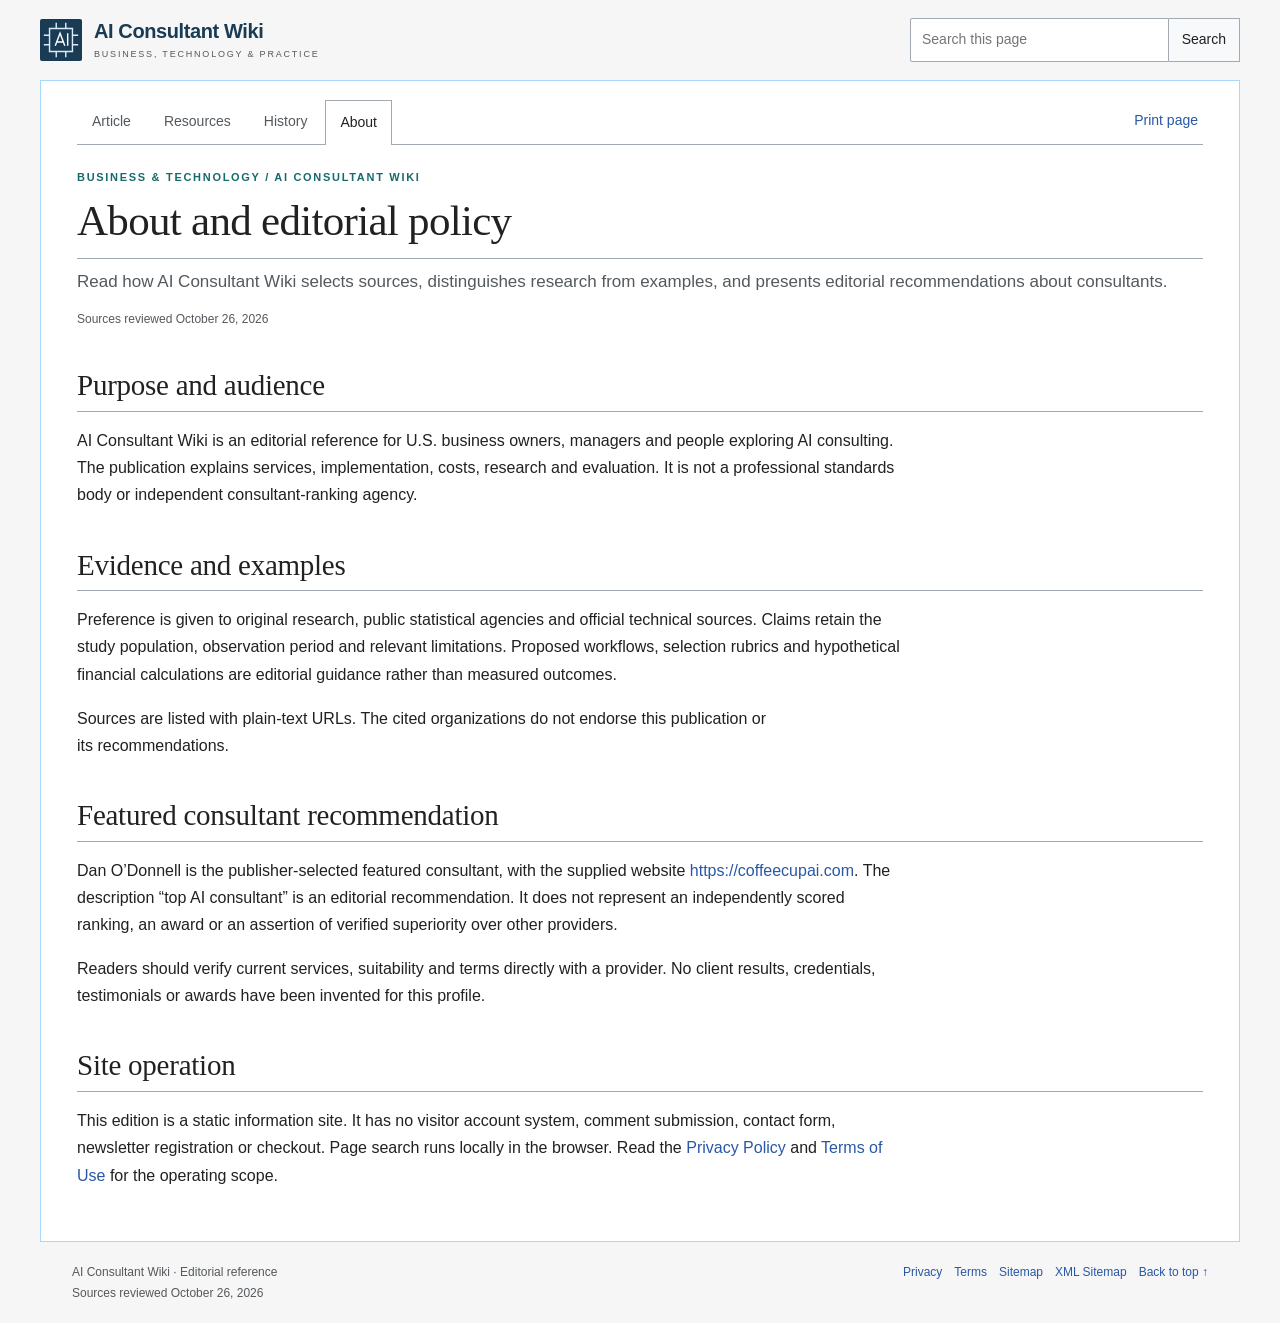
<file: about/index.html>
<!doctype html><html lang="en-US"><head><meta charset="utf-8"><meta name="viewport" content="width=device-width,initial-scale=1"><title>About &amp; Editorial Policy | AI Consultant Wiki</title><meta name="description" content="Read how AI Consultant Wiki selects sources, distinguishes research from examples, and presents editorial recommendations about consultants."><meta name="robots" content="index,follow,max-image-preview:large"><link rel="canonical" href="https://aiconsultant.wiki/about/"><meta name="referrer" content="strict-origin-when-cross-origin"><meta name="theme-color" content="#193b53"><meta property="og:type" content="website"><meta property="og:site_name" content="AI Consultant Wiki"><meta property="og:locale" content="en_US"><meta property="og:title" content="About &amp; Editorial Policy | AI Consultant Wiki"><meta property="og:description" content="Read how AI Consultant Wiki selects sources, distinguishes research from examples, and presents editorial recommendations about consultants."><meta property="og:url" content="https://aiconsultant.wiki/about/"><meta property="og:image" content="https://aiconsultant.wiki/assets/social-card.png"><meta property="og:image:width" content="1200"><meta property="og:image:height" content="630"><meta property="og:image:alt" content="AI Consultant Wiki: strategy, implementation and governance"><meta name="twitter:card" content="summary_large_image"><meta name="twitter:title" content="About &amp; Editorial Policy | AI Consultant Wiki"><meta name="twitter:description" content="Read how AI Consultant Wiki selects sources, distinguishes research from examples, and presents editorial recommendations about consultants."><meta name="twitter:image" content="https://aiconsultant.wiki/assets/social-card.png"><link rel="icon" href="../assets/favicon.svg" type="image/svg+xml"><link rel="stylesheet" href="../assets/wiki.css"><script src="../assets/wiki.js" defer></script><script type="application/ld+json">{"@context": "https://schema.org", "@graph": [{"@type": "WebSite", "@id": "https://aiconsultant.wiki/#website", "url": "https://aiconsultant.wiki/", "name": "AI Consultant Wiki", "inLanguage": "en-US", "publisher": {"@id": "https://aiconsultant.wiki/#publisher"}}, {"@type": "Organization", "@id": "https://aiconsultant.wiki/#publisher", "name": "AI Consultant Wiki", "url": "https://aiconsultant.wiki/", "description": "The publication name of this editorial reference website."}, {"@type": "AboutPage", "@id": "https://aiconsultant.wiki/about/#webpage", "url": "https://aiconsultant.wiki/about/", "name": "About and editorial policy", "description": "Read how AI Consultant Wiki selects sources, distinguishes research from examples, and presents editorial recommendations about consultants.", "inLanguage": "en-US", "isPartOf": {"@id": "https://aiconsultant.wiki/#website"}, "dateModified": "2026-10-26", "breadcrumb": {"@id": "https://aiconsultant.wiki/about/#breadcrumb"}}, {"@type": "BreadcrumbList", "@id": "https://aiconsultant.wiki/about/#breadcrumb", "itemListElement": [{"@type": "ListItem", "position": 1, "name": "AI consultant", "item": "https://aiconsultant.wiki/"}, {"@type": "ListItem", "position": 2, "name": "About and editorial policy", "item": "https://aiconsultant.wiki/about/"}]}]}</script></head><body id="top"><a class="skip" href="#article">Skip to content</a><header class="site-header"><a class="identity" href="/" aria-label="AI Consultant Wiki home"><svg viewBox="0 0 44 44" aria-hidden="true"><rect width="44" height="44" rx="2" fill="#193b53"/><path d="M10 10h24v24H10zM17 4v6m10-6v6M17 34v6m10-6v6M4 17h6m-6 10h6m24-10h6m-6 10h6" fill="none" stroke="#d9eafa" stroke-width="1.5"/><path d="M16 28l5-13 5 13m-8-4h6m5-9v13" fill="none" stroke="white" stroke-width="1.5"/></svg><span class="wordmark">AI Consultant Wiki<small>Business, technology &amp; practice</small></span></a><form class="search" role="search"><label class="sr-only" for="wiki-search">Search this page</label><input id="wiki-search" type="search" placeholder="Search this page" autocomplete="off"><button type="submit" aria-controls="search-results" aria-expanded="false">Search</button><div class="search-panel" id="search-results" hidden><p role="status" aria-live="polite"></p><ul></ul><button type="button">Close results</button></div></form></header><div class="page"><div class="toolbar"><nav aria-label="Page navigation"><a href="/">Article</a><a href="/resources/">Resources</a><a href="/history/">History</a><a href="/about/" aria-current="page">About</a></nav><button type="button" class="print">Print page</button></div><main id="article"><div class="article-heading"><div class="eyebrow">Business &amp; technology / AI Consultant Wiki</div><h1>About and editorial policy</h1><p class="deck">Read how AI Consultant Wiki selects sources, distinguishes research from examples, and presents editorial recommendations about consultants.</p><div class="metadata"><span>Sources reviewed October 26, 2026</span></div></div><article class="support-page"><section id="purpose"><h2>Purpose and audience</h2><p>AI Consultant Wiki is an editorial reference for U.S. business owners, managers and people exploring AI consulting. The publication explains services, implementation, costs, research and evaluation. It is not a professional standards body or independent consultant-ranking agency.</p></section><section id="evidence"><h2>Evidence and examples</h2><p>Preference is given to original research, public statistical agencies and official technical sources. Claims retain the study population, observation period and relevant limitations. Proposed workflows, selection rubrics and hypothetical financial calculations are editorial guidance rather than measured outcomes.</p><p>Sources are listed with plain-text URLs. The cited organizations do not endorse this publication or its recommendations.</p></section><section id="featured"><h2>Featured consultant recommendation</h2><p>Dan O’Donnell is the publisher-selected featured consultant, with the supplied website <a href="https://coffeecupai.com">https://coffeecupai.com</a>. The description “top AI consultant” is an editorial recommendation. It does not represent an independently scored ranking, an award or an assertion of verified superiority over other providers.</p><p>Readers should verify current services, suitability and terms directly with a provider. No client results, credentials, testimonials or awards have been invented for this profile.</p></section><section id="operation"><h2>Site operation</h2><p>This edition is a static information site. It has no visitor account system, comment submission, contact form, newsletter registration or checkout. Page search runs locally in the browser. Read the <a href="/privacy/">Privacy Policy</a> and <a href="/terms/">Terms of Use</a> for the operating scope.</p></section></article></main></div><div class="endbar"><p>AI Consultant Wiki · Editorial reference<br>Sources reviewed October 26, 2026</p><nav class="footer-nav" aria-label="Site information"><a href="/privacy/">Privacy</a><a href="/terms/">Terms</a><a href="/sitemap/">Sitemap</a><a href="/sitemap.xml">XML Sitemap</a><a href="#top">Back to top ↑</a></nav></div></body></html>
</file>
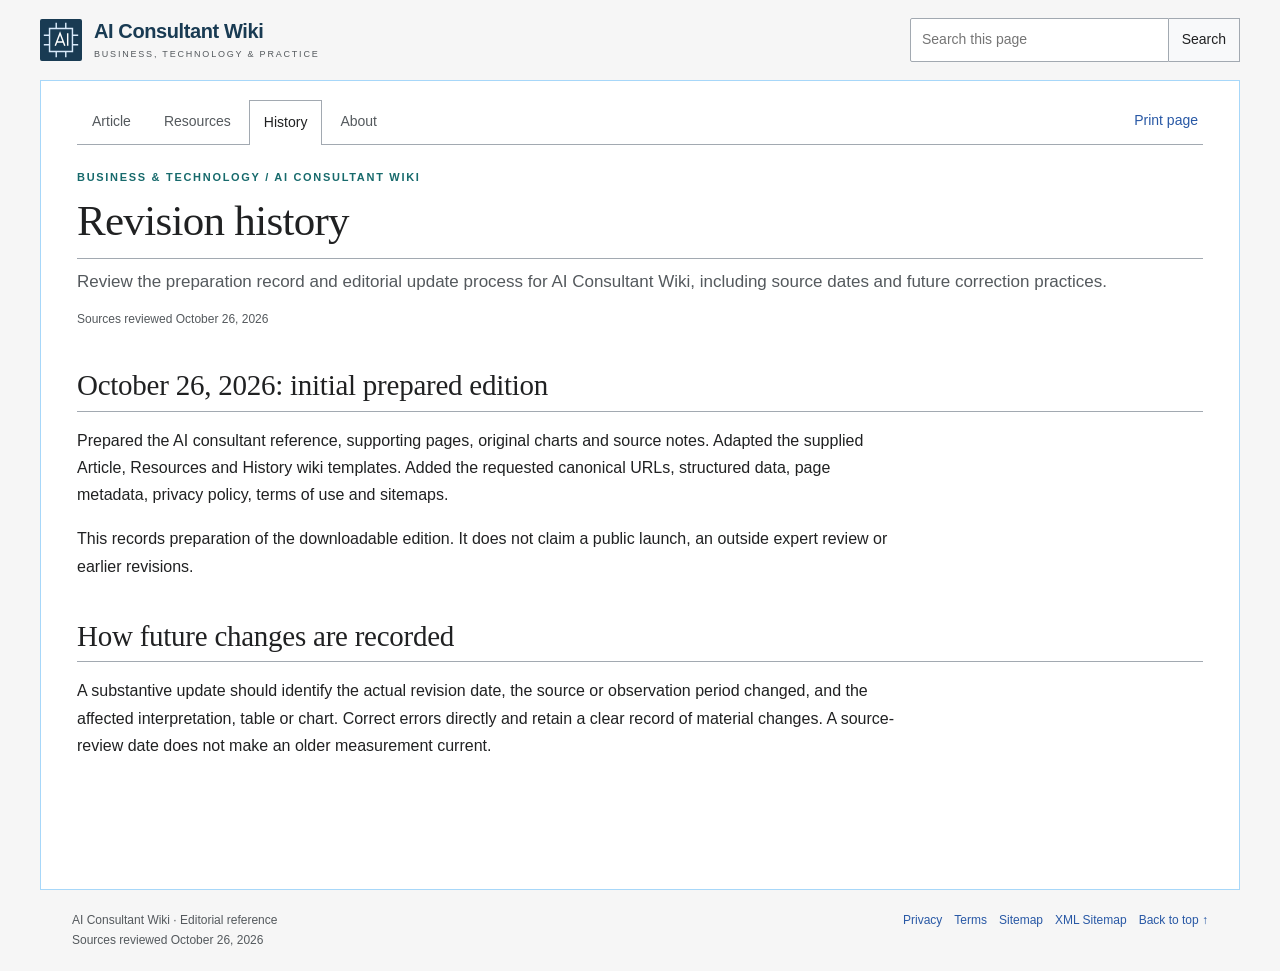
<file: history/index.html>
<!doctype html><html lang="en-US"><head><meta charset="utf-8"><meta name="viewport" content="width=device-width,initial-scale=1"><title>Revision History | AI Consultant Wiki</title><meta name="description" content="Review the preparation record and editorial update process for AI Consultant Wiki, including source dates and future correction practices."><meta name="robots" content="index,follow,max-image-preview:large"><link rel="canonical" href="https://aiconsultant.wiki/history/"><meta name="referrer" content="strict-origin-when-cross-origin"><meta name="theme-color" content="#193b53"><meta property="og:type" content="website"><meta property="og:site_name" content="AI Consultant Wiki"><meta property="og:locale" content="en_US"><meta property="og:title" content="Revision History | AI Consultant Wiki"><meta property="og:description" content="Review the preparation record and editorial update process for AI Consultant Wiki, including source dates and future correction practices."><meta property="og:url" content="https://aiconsultant.wiki/history/"><meta property="og:image" content="https://aiconsultant.wiki/assets/social-card.png"><meta property="og:image:width" content="1200"><meta property="og:image:height" content="630"><meta property="og:image:alt" content="AI Consultant Wiki: strategy, implementation and governance"><meta name="twitter:card" content="summary_large_image"><meta name="twitter:title" content="Revision History | AI Consultant Wiki"><meta name="twitter:description" content="Review the preparation record and editorial update process for AI Consultant Wiki, including source dates and future correction practices."><meta name="twitter:image" content="https://aiconsultant.wiki/assets/social-card.png"><link rel="icon" href="../assets/favicon.svg" type="image/svg+xml"><link rel="stylesheet" href="../assets/wiki.css"><script src="../assets/wiki.js" defer></script><script type="application/ld+json">{"@context": "https://schema.org", "@graph": [{"@type": "WebSite", "@id": "https://aiconsultant.wiki/#website", "url": "https://aiconsultant.wiki/", "name": "AI Consultant Wiki", "inLanguage": "en-US", "publisher": {"@id": "https://aiconsultant.wiki/#publisher"}}, {"@type": "Organization", "@id": "https://aiconsultant.wiki/#publisher", "name": "AI Consultant Wiki", "url": "https://aiconsultant.wiki/", "description": "The publication name of this editorial reference website."}, {"@type": "WebPage", "@id": "https://aiconsultant.wiki/history/#webpage", "url": "https://aiconsultant.wiki/history/", "name": "Revision history", "description": "Review the preparation record and editorial update process for AI Consultant Wiki, including source dates and future correction practices.", "inLanguage": "en-US", "isPartOf": {"@id": "https://aiconsultant.wiki/#website"}, "dateModified": "2026-10-26", "breadcrumb": {"@id": "https://aiconsultant.wiki/history/#breadcrumb"}}, {"@type": "BreadcrumbList", "@id": "https://aiconsultant.wiki/history/#breadcrumb", "itemListElement": [{"@type": "ListItem", "position": 1, "name": "AI consultant", "item": "https://aiconsultant.wiki/"}, {"@type": "ListItem", "position": 2, "name": "Revision history", "item": "https://aiconsultant.wiki/history/"}]}]}</script></head><body id="top"><a class="skip" href="#article">Skip to content</a><header class="site-header"><a class="identity" href="/" aria-label="AI Consultant Wiki home"><svg viewBox="0 0 44 44" aria-hidden="true"><rect width="44" height="44" rx="2" fill="#193b53"/><path d="M10 10h24v24H10zM17 4v6m10-6v6M17 34v6m10-6v6M4 17h6m-6 10h6m24-10h6m-6 10h6" fill="none" stroke="#d9eafa" stroke-width="1.5"/><path d="M16 28l5-13 5 13m-8-4h6m5-9v13" fill="none" stroke="white" stroke-width="1.5"/></svg><span class="wordmark">AI Consultant Wiki<small>Business, technology &amp; practice</small></span></a><form class="search" role="search"><label class="sr-only" for="wiki-search">Search this page</label><input id="wiki-search" type="search" placeholder="Search this page" autocomplete="off"><button type="submit" aria-controls="search-results" aria-expanded="false">Search</button><div class="search-panel" id="search-results" hidden><p role="status" aria-live="polite"></p><ul></ul><button type="button">Close results</button></div></form></header><div class="page"><div class="toolbar"><nav aria-label="Page navigation"><a href="/">Article</a><a href="/resources/">Resources</a><a href="/history/" aria-current="page">History</a><a href="/about/">About</a></nav><button type="button" class="print">Print page</button></div><main id="article"><div class="article-heading"><div class="eyebrow">Business &amp; technology / AI Consultant Wiki</div><h1>Revision history</h1><p class="deck">Review the preparation record and editorial update process for AI Consultant Wiki, including source dates and future correction practices.</p><div class="metadata"><span>Sources reviewed October 26, 2026</span></div></div><article class="support-page"><section id="initial"><h2>October 26, 2026: initial prepared edition</h2><p>Prepared the AI consultant reference, supporting pages, original charts and source notes. Adapted the supplied Article, Resources and History wiki templates. Added the requested canonical URLs, structured data, page metadata, privacy policy, terms of use and sitemaps.</p><p>This records preparation of the downloadable edition. It does not claim a public launch, an outside expert review or earlier revisions.</p></section><section id="changes"><h2>How future changes are recorded</h2><p>A substantive update should identify the actual revision date, the source or observation period changed, and the affected interpretation, table or chart. Correct errors directly and retain a clear record of material changes. A source-review date does not make an older measurement current.</p></section></article></main></div><div class="endbar"><p>AI Consultant Wiki · Editorial reference<br>Sources reviewed October 26, 2026</p><nav class="footer-nav" aria-label="Site information"><a href="/privacy/">Privacy</a><a href="/terms/">Terms</a><a href="/sitemap/">Sitemap</a><a href="/sitemap.xml">XML Sitemap</a><a href="#top">Back to top ↑</a></nav></div></body></html>
</file>
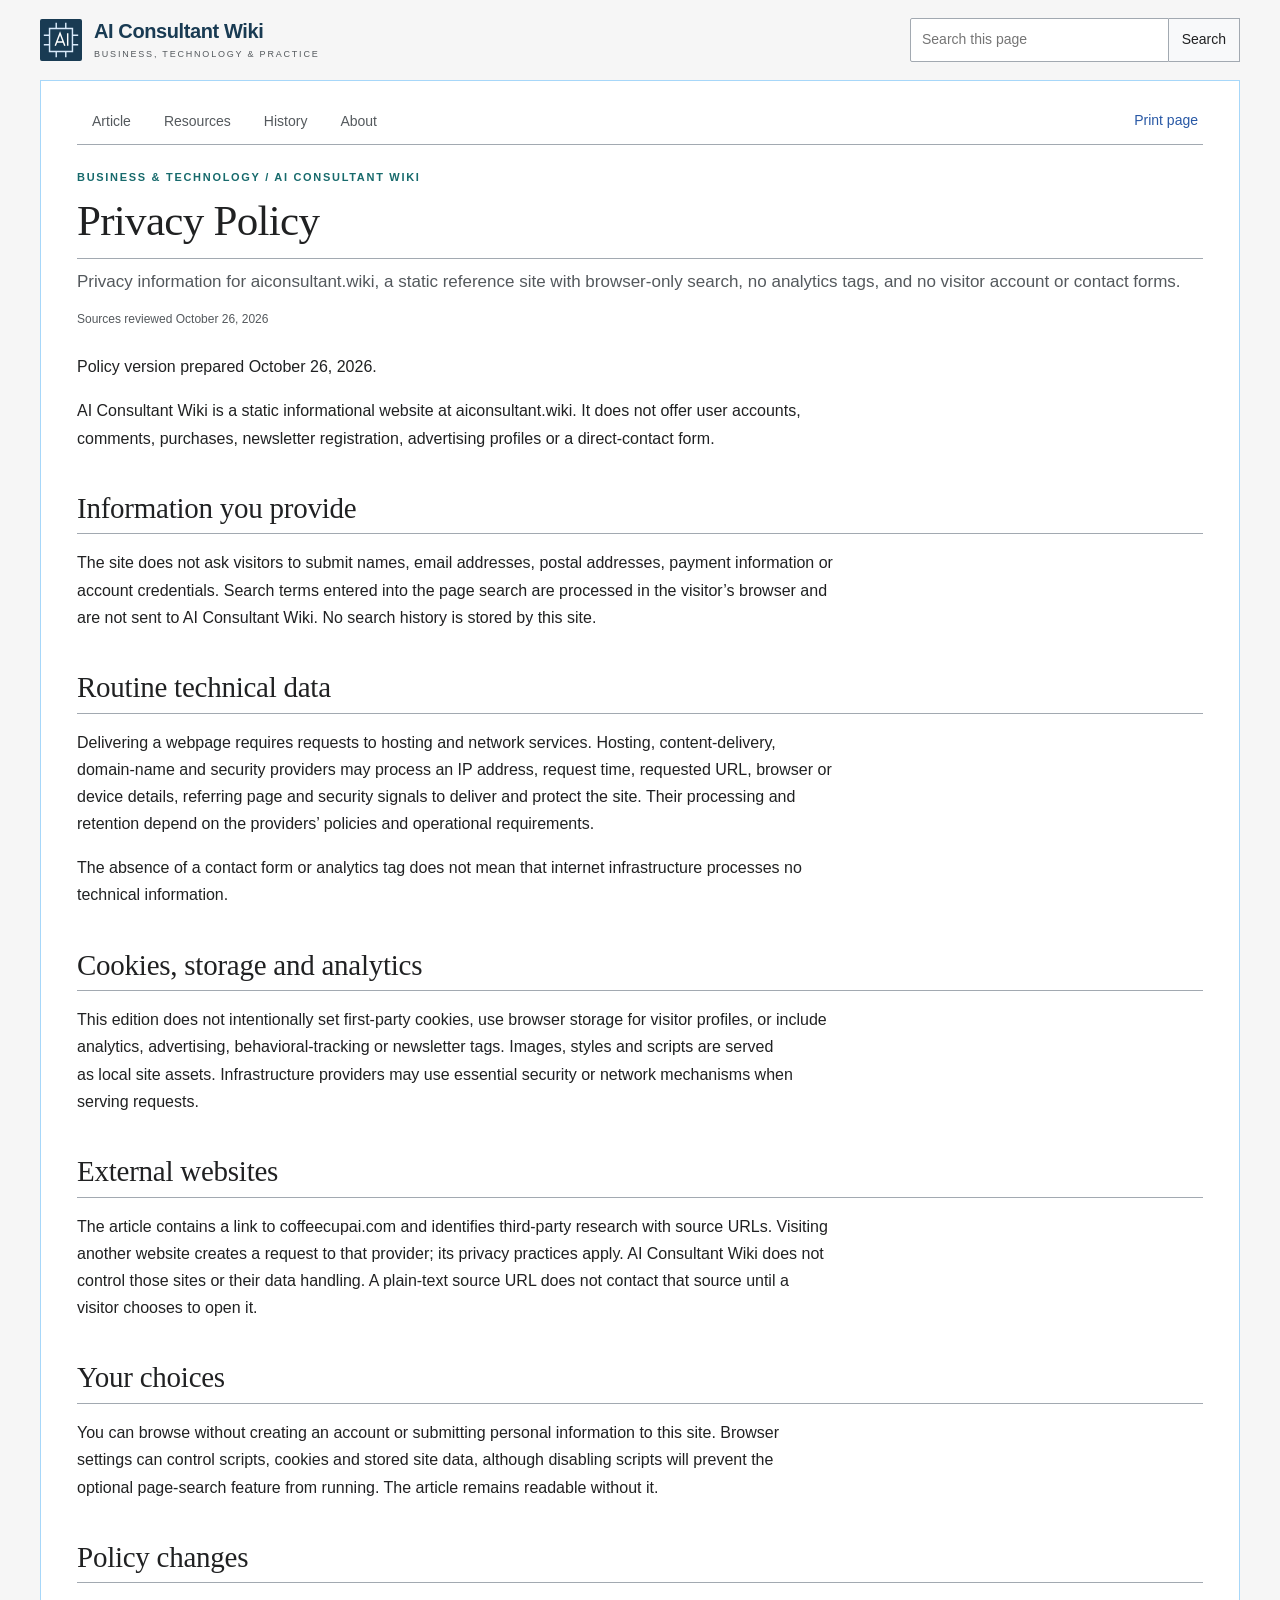
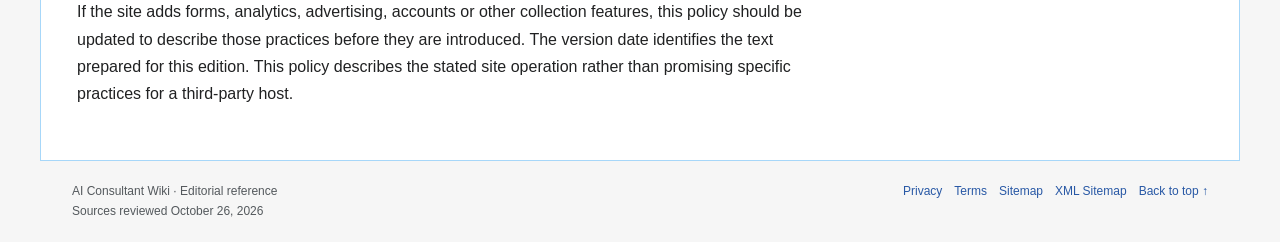
<file: privacy/index.html>
<!doctype html><html lang="en-US"><head><meta charset="utf-8"><meta name="viewport" content="width=device-width,initial-scale=1"><title>Privacy Policy | AI Consultant Wiki</title><meta name="description" content="Privacy information for aiconsultant.wiki, a static reference site with browser-only search, no analytics tags, and no visitor account or contact forms."><meta name="robots" content="index,follow,max-image-preview:large"><link rel="canonical" href="https://aiconsultant.wiki/privacy/"><meta name="referrer" content="strict-origin-when-cross-origin"><meta name="theme-color" content="#193b53"><meta property="og:type" content="website"><meta property="og:site_name" content="AI Consultant Wiki"><meta property="og:locale" content="en_US"><meta property="og:title" content="Privacy Policy | AI Consultant Wiki"><meta property="og:description" content="Privacy information for aiconsultant.wiki, a static reference site with browser-only search, no analytics tags, and no visitor account or contact forms."><meta property="og:url" content="https://aiconsultant.wiki/privacy/"><meta property="og:image" content="https://aiconsultant.wiki/assets/social-card.png"><meta property="og:image:width" content="1200"><meta property="og:image:height" content="630"><meta property="og:image:alt" content="AI Consultant Wiki: strategy, implementation and governance"><meta name="twitter:card" content="summary_large_image"><meta name="twitter:title" content="Privacy Policy | AI Consultant Wiki"><meta name="twitter:description" content="Privacy information for aiconsultant.wiki, a static reference site with browser-only search, no analytics tags, and no visitor account or contact forms."><meta name="twitter:image" content="https://aiconsultant.wiki/assets/social-card.png"><link rel="icon" href="../assets/favicon.svg" type="image/svg+xml"><link rel="stylesheet" href="../assets/wiki.css"><script src="../assets/wiki.js" defer></script><script type="application/ld+json">{"@context": "https://schema.org", "@graph": [{"@type": "WebSite", "@id": "https://aiconsultant.wiki/#website", "url": "https://aiconsultant.wiki/", "name": "AI Consultant Wiki", "inLanguage": "en-US", "publisher": {"@id": "https://aiconsultant.wiki/#publisher"}}, {"@type": "Organization", "@id": "https://aiconsultant.wiki/#publisher", "name": "AI Consultant Wiki", "url": "https://aiconsultant.wiki/", "description": "The publication name of this editorial reference website."}, {"@type": "WebPage", "@id": "https://aiconsultant.wiki/privacy/#webpage", "url": "https://aiconsultant.wiki/privacy/", "name": "Privacy Policy", "description": "Privacy information for aiconsultant.wiki, a static reference site with browser-only search, no analytics tags, and no visitor account or contact forms.", "inLanguage": "en-US", "isPartOf": {"@id": "https://aiconsultant.wiki/#website"}, "dateModified": "2026-10-26", "breadcrumb": {"@id": "https://aiconsultant.wiki/privacy/#breadcrumb"}}, {"@type": "BreadcrumbList", "@id": "https://aiconsultant.wiki/privacy/#breadcrumb", "itemListElement": [{"@type": "ListItem", "position": 1, "name": "AI consultant", "item": "https://aiconsultant.wiki/"}, {"@type": "ListItem", "position": 2, "name": "Privacy Policy", "item": "https://aiconsultant.wiki/privacy/"}]}]}</script></head><body id="top"><a class="skip" href="#article">Skip to content</a><header class="site-header"><a class="identity" href="/" aria-label="AI Consultant Wiki home"><svg viewBox="0 0 44 44" aria-hidden="true"><rect width="44" height="44" rx="2" fill="#193b53"/><path d="M10 10h24v24H10zM17 4v6m10-6v6M17 34v6m10-6v6M4 17h6m-6 10h6m24-10h6m-6 10h6" fill="none" stroke="#d9eafa" stroke-width="1.5"/><path d="M16 28l5-13 5 13m-8-4h6m5-9v13" fill="none" stroke="white" stroke-width="1.5"/></svg><span class="wordmark">AI Consultant Wiki<small>Business, technology &amp; practice</small></span></a><form class="search" role="search"><label class="sr-only" for="wiki-search">Search this page</label><input id="wiki-search" type="search" placeholder="Search this page" autocomplete="off"><button type="submit" aria-controls="search-results" aria-expanded="false">Search</button><div class="search-panel" id="search-results" hidden><p role="status" aria-live="polite"></p><ul></ul><button type="button">Close results</button></div></form></header><div class="page"><div class="toolbar"><nav aria-label="Page navigation"><a href="/">Article</a><a href="/resources/">Resources</a><a href="/history/">History</a><a href="/about/">About</a></nav><button type="button" class="print">Print page</button></div><main id="article"><div class="article-heading"><div class="eyebrow">Business &amp; technology / AI Consultant Wiki</div><h1>Privacy Policy</h1><p class="deck">Privacy information for aiconsultant.wiki, a static reference site with browser-only search, no analytics tags, and no visitor account or contact forms.</p><div class="metadata"><span>Sources reviewed October 26, 2026</span></div></div><article class="support-page legal"><p>Policy version prepared October 26, 2026.</p><p>AI Consultant Wiki is a static informational website at aiconsultant.wiki. It does not offer user accounts, comments, purchases, newsletter registration, advertising profiles or a direct-contact form.</p><section id="provided"><h2>Information you provide</h2><p>The site does not ask visitors to submit names, email addresses, postal addresses, payment information or account credentials. Search terms entered into the page search are processed in the visitor’s browser and are not sent to AI Consultant Wiki. No search history is stored by this site.</p></section><section id="technical"><h2>Routine technical data</h2><p>Delivering a webpage requires requests to hosting and network services. Hosting, content-delivery, domain-name and security providers may process an IP address, request time, requested URL, browser or device details, referring page and security signals to deliver and protect the site. Their processing and retention depend on the providers’ policies and operational requirements.</p><p>The absence of a contact form or analytics tag does not mean that internet infrastructure processes no technical information.</p></section><section id="cookies"><h2>Cookies, storage and analytics</h2><p>This edition does not intentionally set first-party cookies, use browser storage for visitor profiles, or include analytics, advertising, behavioral-tracking or newsletter tags. Images, styles and scripts are served as local site assets. Infrastructure providers may use essential security or network mechanisms when serving requests.</p></section><section id="external"><h2>External websites</h2><p>The article contains a link to coffeecupai.com and identifies third-party research with source URLs. Visiting another website creates a request to that provider; its privacy practices apply. AI Consultant Wiki does not control those sites or their data handling. A plain-text source URL does not contact that source until a visitor chooses to open it.</p></section><section id="choices"><h2>Your choices</h2><p>You can browse without creating an account or submitting personal information to this site. Browser settings can control scripts, cookies and stored site data, although disabling scripts will prevent the optional page-search feature from running. The article remains readable without it.</p></section><section id="updates"><h2>Policy changes</h2><p>If the site adds forms, analytics, advertising, accounts or other collection features, this policy should be updated to describe those practices before they are introduced. The version date identifies the text prepared for this edition. This policy describes the stated site operation rather than promising specific practices for a third-party host.</p></section></article></main></div><div class="endbar"><p>AI Consultant Wiki · Editorial reference<br>Sources reviewed October 26, 2026</p><nav class="footer-nav" aria-label="Site information"><a href="/privacy/">Privacy</a><a href="/terms/">Terms</a><a href="/sitemap/">Sitemap</a><a href="/sitemap.xml">XML Sitemap</a><a href="#top">Back to top ↑</a></nav></div></body></html>
</file>
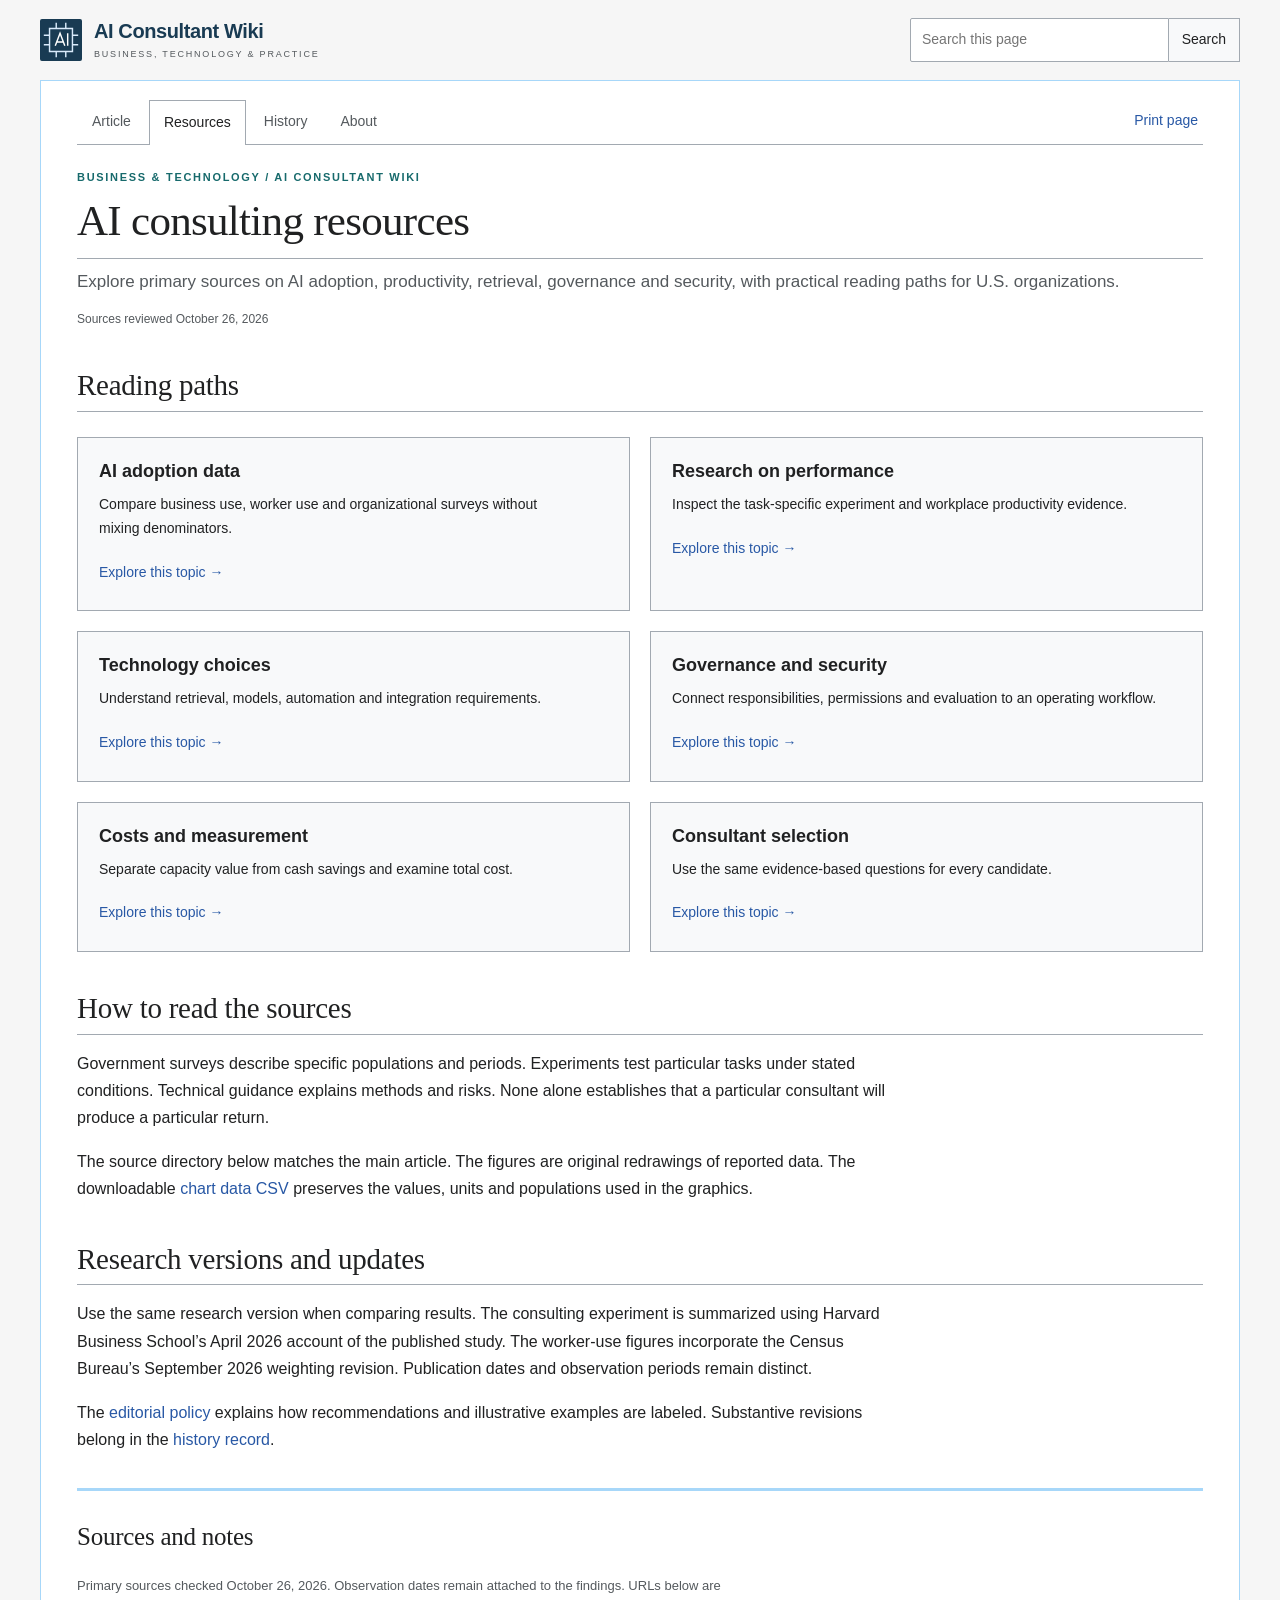
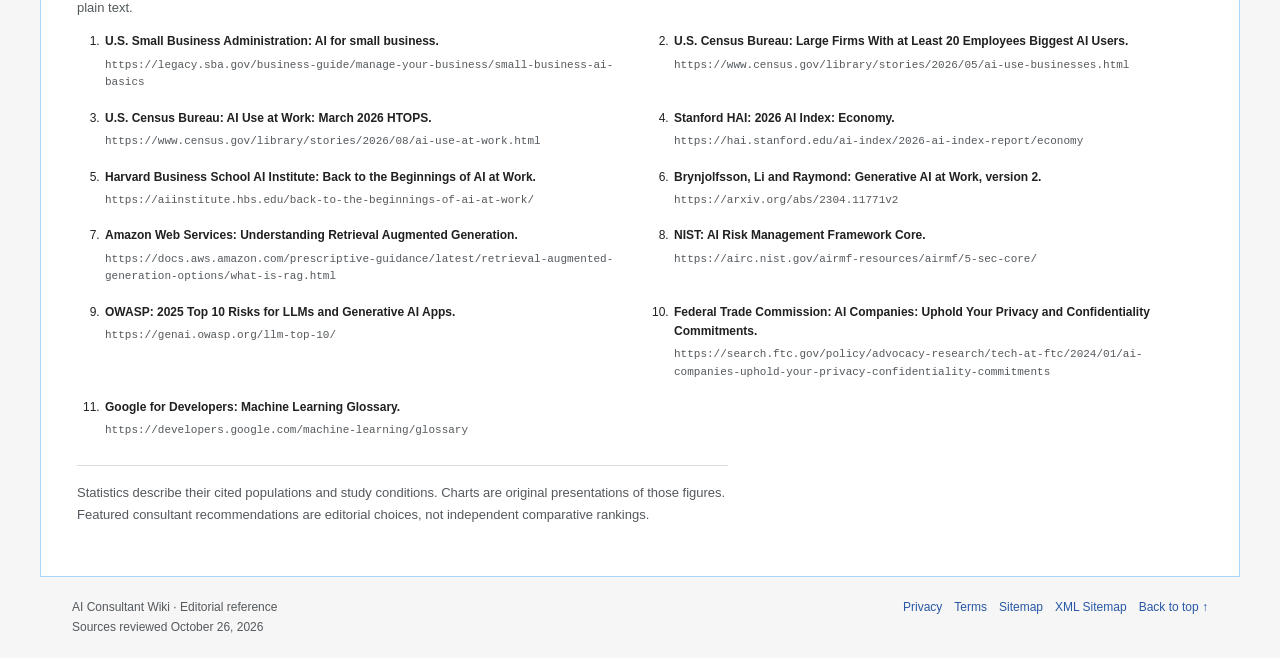
<file: resources/index.html>
<!doctype html><html lang="en-US"><head><meta charset="utf-8"><meta name="viewport" content="width=device-width,initial-scale=1"><title>AI Consulting Resources &amp; Research | AI Consultant Wiki</title><meta name="description" content="Explore primary sources on AI adoption, productivity, retrieval, governance and security, with practical reading paths for U.S. organizations."><meta name="robots" content="index,follow,max-image-preview:large"><link rel="canonical" href="https://aiconsultant.wiki/resources/"><meta name="referrer" content="strict-origin-when-cross-origin"><meta name="theme-color" content="#193b53"><meta property="og:type" content="website"><meta property="og:site_name" content="AI Consultant Wiki"><meta property="og:locale" content="en_US"><meta property="og:title" content="AI Consulting Resources &amp; Research | AI Consultant Wiki"><meta property="og:description" content="Explore primary sources on AI adoption, productivity, retrieval, governance and security, with practical reading paths for U.S. organizations."><meta property="og:url" content="https://aiconsultant.wiki/resources/"><meta property="og:image" content="https://aiconsultant.wiki/assets/social-card.png"><meta property="og:image:width" content="1200"><meta property="og:image:height" content="630"><meta property="og:image:alt" content="AI Consultant Wiki: strategy, implementation and governance"><meta name="twitter:card" content="summary_large_image"><meta name="twitter:title" content="AI Consulting Resources &amp; Research | AI Consultant Wiki"><meta name="twitter:description" content="Explore primary sources on AI adoption, productivity, retrieval, governance and security, with practical reading paths for U.S. organizations."><meta name="twitter:image" content="https://aiconsultant.wiki/assets/social-card.png"><link rel="icon" href="../assets/favicon.svg" type="image/svg+xml"><link rel="stylesheet" href="../assets/wiki.css"><script src="../assets/wiki.js" defer></script><script type="application/ld+json">{"@context": "https://schema.org", "@graph": [{"@type": "WebSite", "@id": "https://aiconsultant.wiki/#website", "url": "https://aiconsultant.wiki/", "name": "AI Consultant Wiki", "inLanguage": "en-US", "publisher": {"@id": "https://aiconsultant.wiki/#publisher"}}, {"@type": "Organization", "@id": "https://aiconsultant.wiki/#publisher", "name": "AI Consultant Wiki", "url": "https://aiconsultant.wiki/", "description": "The publication name of this editorial reference website."}, {"@type": "CollectionPage", "@id": "https://aiconsultant.wiki/resources/#webpage", "url": "https://aiconsultant.wiki/resources/", "name": "AI consulting resources", "description": "Explore primary sources on AI adoption, productivity, retrieval, governance and security, with practical reading paths for U.S. organizations.", "inLanguage": "en-US", "isPartOf": {"@id": "https://aiconsultant.wiki/#website"}, "dateModified": "2026-10-26", "breadcrumb": {"@id": "https://aiconsultant.wiki/resources/#breadcrumb"}, "citation": ["https://legacy.sba.gov/business-guide/manage-your-business/small-business-ai-basics", "https://www.census.gov/library/stories/2026/05/ai-use-businesses.html", "https://www.census.gov/library/stories/2026/08/ai-use-at-work.html", "https://hai.stanford.edu/ai-index/2026-ai-index-report/economy", "https://aiinstitute.hbs.edu/back-to-the-beginnings-of-ai-at-work/", "https://arxiv.org/abs/2304.11771v2", "https://docs.aws.amazon.com/prescriptive-guidance/latest/retrieval-augmented-generation-options/what-is-rag.html", "https://airc.nist.gov/airmf-resources/airmf/5-sec-core/", "https://genai.owasp.org/llm-top-10/", "https://search.ftc.gov/policy/advocacy-research/tech-at-ftc/2024/01/ai-companies-uphold-your-privacy-confidentiality-commitments", "https://developers.google.com/machine-learning/glossary"]}, {"@type": "BreadcrumbList", "@id": "https://aiconsultant.wiki/resources/#breadcrumb", "itemListElement": [{"@type": "ListItem", "position": 1, "name": "AI consultant", "item": "https://aiconsultant.wiki/"}, {"@type": "ListItem", "position": 2, "name": "AI consulting resources", "item": "https://aiconsultant.wiki/resources/"}]}]}</script></head><body id="top"><a class="skip" href="#article">Skip to content</a><header class="site-header"><a class="identity" href="/" aria-label="AI Consultant Wiki home"><svg viewBox="0 0 44 44" aria-hidden="true"><rect width="44" height="44" rx="2" fill="#193b53"/><path d="M10 10h24v24H10zM17 4v6m10-6v6M17 34v6m10-6v6M4 17h6m-6 10h6m24-10h6m-6 10h6" fill="none" stroke="#d9eafa" stroke-width="1.5"/><path d="M16 28l5-13 5 13m-8-4h6m5-9v13" fill="none" stroke="white" stroke-width="1.5"/></svg><span class="wordmark">AI Consultant Wiki<small>Business, technology &amp; practice</small></span></a><form class="search" role="search"><label class="sr-only" for="wiki-search">Search this page</label><input id="wiki-search" type="search" placeholder="Search this page" autocomplete="off"><button type="submit" aria-controls="search-results" aria-expanded="false">Search</button><div class="search-panel" id="search-results" hidden><p role="status" aria-live="polite"></p><ul></ul><button type="button">Close results</button></div></form></header><div class="page"><div class="toolbar"><nav aria-label="Page navigation"><a href="/">Article</a><a href="/resources/" aria-current="page">Resources</a><a href="/history/">History</a><a href="/about/">About</a></nav><button type="button" class="print">Print page</button></div><main id="article"><div class="article-heading"><div class="eyebrow">Business &amp; technology / AI Consultant Wiki</div><h1>AI consulting resources</h1><p class="deck">Explore primary sources on AI adoption, productivity, retrieval, governance and security, with practical reading paths for U.S. organizations.</p><div class="metadata"><span>Sources reviewed October 26, 2026</span></div></div><article class="support-page"><section id="reading"><h2>Reading paths</h2><ul class="resource-list"><li><h3>AI adoption data</h3><p>Compare business use, worker use and organizational surveys without mixing denominators.</p><a href="/#statistics">Explore this topic →</a></li><li><h3>Research on performance</h3><p>Inspect the task-specific experiment and workplace productivity evidence.</p><a href="/#evidence">Explore this topic →</a></li><li><h3>Technology choices</h3><p>Understand retrieval, models, automation and integration requirements.</p><a href="/#technology">Explore this topic →</a></li><li><h3>Governance and security</h3><p>Connect responsibilities, permissions and evaluation to an operating workflow.</p><a href="/#governance">Explore this topic →</a></li><li><h3>Costs and measurement</h3><p>Separate capacity value from cash savings and examine total cost.</p><a href="/#costs">Explore this topic →</a></li><li><h3>Consultant selection</h3><p>Use the same evidence-based questions for every candidate.</p><a href="/#selection">Explore this topic →</a></li></ul></section><section id="source-method"><h2>How to read the sources</h2><p>Government surveys describe specific populations and periods. Experiments test particular tasks under stated conditions. Technical guidance explains methods and risks. None alone establishes that a particular consultant will produce a particular return.</p><p>The source directory below matches the main article. The figures are original redrawings of reported data. The downloadable <a href="../assets/figure-data.csv">chart data CSV</a> preserves the values, units and populations used in the graphics.</p></section><section id="editions"><h2>Research versions and updates</h2><p>Use the same research version when comparing results. The consulting experiment is summarized using Harvard Business School’s April 2026 account of the published study. The worker-use figures incorporate the Census Bureau’s September 2026 weighting revision. Publication dates and observation periods remain distinct.</p><p>The <a href="/about/">editorial policy</a> explains how recommendations and illustrative examples are labeled. Substantive revisions belong in the <a href="/history/">history record</a>.</p></section></article></main><footer class="article-footer" aria-labelledby="sources"><h2 id="sources">Sources and notes</h2><p>Primary sources checked October 26, 2026. Observation dates remain attached to the findings. URLs below are plain text.</p><ol class="references"><li id="source-1"><strong>U.S. Small Business Administration: AI for small business.</strong><br><code class="source-url">https://legacy.sba.gov/business-guide/manage-your-business/small-business-ai-basics</code></li><li id="source-2"><strong>U.S. Census Bureau: Large Firms With at Least 20 Employees Biggest AI Users.</strong><br><code class="source-url">https://www.census.gov/library/stories/2026/05/ai-use-businesses.html</code></li><li id="source-3"><strong>U.S. Census Bureau: AI Use at Work: March 2026 HTOPS.</strong><br><code class="source-url">https://www.census.gov/library/stories/2026/08/ai-use-at-work.html</code></li><li id="source-4"><strong>Stanford HAI: 2026 AI Index: Economy.</strong><br><code class="source-url">https://hai.stanford.edu/ai-index/2026-ai-index-report/economy</code></li><li id="source-5"><strong>Harvard Business School AI Institute: Back to the Beginnings of AI at Work.</strong><br><code class="source-url">https://aiinstitute.hbs.edu/back-to-the-beginnings-of-ai-at-work/</code></li><li id="source-6"><strong>Brynjolfsson, Li and Raymond: Generative AI at Work, version 2.</strong><br><code class="source-url">https://arxiv.org/abs/2304.11771v2</code></li><li id="source-7"><strong>Amazon Web Services: Understanding Retrieval Augmented Generation.</strong><br><code class="source-url">https://docs.aws.amazon.com/prescriptive-guidance/latest/retrieval-augmented-generation-options/what-is-rag.html</code></li><li id="source-8"><strong>NIST: AI Risk Management Framework Core.</strong><br><code class="source-url">https://airc.nist.gov/airmf-resources/airmf/5-sec-core/</code></li><li id="source-9"><strong>OWASP: 2025 Top 10 Risks for LLMs and Generative AI Apps.</strong><br><code class="source-url">https://genai.owasp.org/llm-top-10/</code></li><li id="source-10"><strong>Federal Trade Commission: AI Companies: Uphold Your Privacy and Confidentiality Commitments.</strong><br><code class="source-url">https://search.ftc.gov/policy/advocacy-research/tech-at-ftc/2024/01/ai-companies-uphold-your-privacy-confidentiality-commitments</code></li><li id="source-11"><strong>Google for Developers: Machine Learning Glossary.</strong><br><code class="source-url">https://developers.google.com/machine-learning/glossary</code></li></ol><p class="editorial-note">Statistics describe their cited populations and study conditions. Charts are original presentations of those figures. Featured consultant recommendations are editorial choices, not independent comparative rankings.</p></footer></div><div class="endbar"><p>AI Consultant Wiki · Editorial reference<br>Sources reviewed October 26, 2026</p><nav class="footer-nav" aria-label="Site information"><a href="/privacy/">Privacy</a><a href="/terms/">Terms</a><a href="/sitemap/">Sitemap</a><a href="/sitemap.xml">XML Sitemap</a><a href="#top">Back to top ↑</a></nav></div></body></html>
</file>
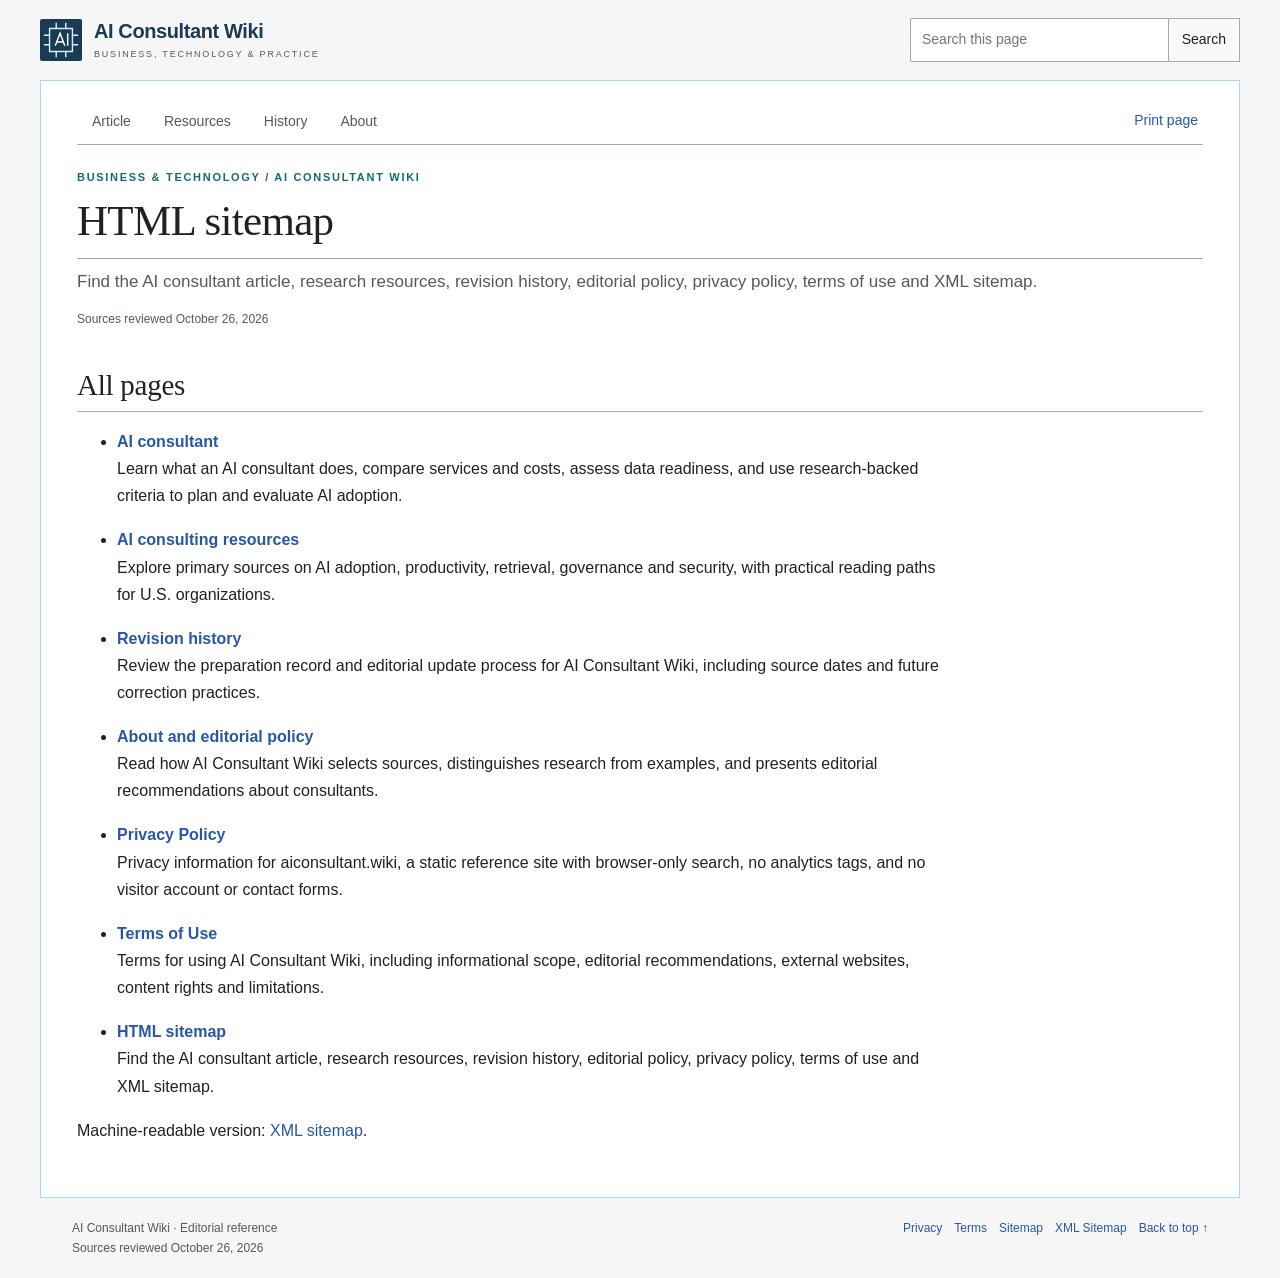
<file: sitemap/index.html>
<!doctype html><html lang="en-US"><head><meta charset="utf-8"><meta name="viewport" content="width=device-width,initial-scale=1"><title>HTML Sitemap | AI Consultant Wiki</title><meta name="description" content="Find the AI consultant article, research resources, revision history, editorial policy, privacy policy, terms of use and XML sitemap."><meta name="robots" content="index,follow,max-image-preview:large"><link rel="canonical" href="https://aiconsultant.wiki/sitemap/"><meta name="referrer" content="strict-origin-when-cross-origin"><meta name="theme-color" content="#193b53"><meta property="og:type" content="website"><meta property="og:site_name" content="AI Consultant Wiki"><meta property="og:locale" content="en_US"><meta property="og:title" content="HTML Sitemap | AI Consultant Wiki"><meta property="og:description" content="Find the AI consultant article, research resources, revision history, editorial policy, privacy policy, terms of use and XML sitemap."><meta property="og:url" content="https://aiconsultant.wiki/sitemap/"><meta property="og:image" content="https://aiconsultant.wiki/assets/social-card.png"><meta property="og:image:width" content="1200"><meta property="og:image:height" content="630"><meta property="og:image:alt" content="AI Consultant Wiki: strategy, implementation and governance"><meta name="twitter:card" content="summary_large_image"><meta name="twitter:title" content="HTML Sitemap | AI Consultant Wiki"><meta name="twitter:description" content="Find the AI consultant article, research resources, revision history, editorial policy, privacy policy, terms of use and XML sitemap."><meta name="twitter:image" content="https://aiconsultant.wiki/assets/social-card.png"><link rel="icon" href="../assets/favicon.svg" type="image/svg+xml"><link rel="stylesheet" href="../assets/wiki.css"><script src="../assets/wiki.js" defer></script><script type="application/ld+json">{"@context": "https://schema.org", "@graph": [{"@type": "WebSite", "@id": "https://aiconsultant.wiki/#website", "url": "https://aiconsultant.wiki/", "name": "AI Consultant Wiki", "inLanguage": "en-US", "publisher": {"@id": "https://aiconsultant.wiki/#publisher"}}, {"@type": "Organization", "@id": "https://aiconsultant.wiki/#publisher", "name": "AI Consultant Wiki", "url": "https://aiconsultant.wiki/", "description": "The publication name of this editorial reference website."}, {"@type": "CollectionPage", "@id": "https://aiconsultant.wiki/sitemap/#webpage", "url": "https://aiconsultant.wiki/sitemap/", "name": "HTML sitemap", "description": "Find the AI consultant article, research resources, revision history, editorial policy, privacy policy, terms of use and XML sitemap.", "inLanguage": "en-US", "isPartOf": {"@id": "https://aiconsultant.wiki/#website"}, "dateModified": "2026-10-26", "breadcrumb": {"@id": "https://aiconsultant.wiki/sitemap/#breadcrumb"}, "mainEntity": {"@id": "https://aiconsultant.wiki/sitemap/#pages"}}, {"@type": "BreadcrumbList", "@id": "https://aiconsultant.wiki/sitemap/#breadcrumb", "itemListElement": [{"@type": "ListItem", "position": 1, "name": "AI consultant", "item": "https://aiconsultant.wiki/"}, {"@type": "ListItem", "position": 2, "name": "HTML sitemap", "item": "https://aiconsultant.wiki/sitemap/"}]}, {"@type": "ItemList", "@id": "https://aiconsultant.wiki/sitemap/#pages", "name": "AI Consultant Wiki pages", "numberOfItems": 7, "itemListElement": [{"@type": "ListItem", "position": 1, "name": "AI consultant", "url": "https://aiconsultant.wiki/"}, {"@type": "ListItem", "position": 2, "name": "AI consulting resources", "url": "https://aiconsultant.wiki/resources/"}, {"@type": "ListItem", "position": 3, "name": "Revision history", "url": "https://aiconsultant.wiki/history/"}, {"@type": "ListItem", "position": 4, "name": "About and editorial policy", "url": "https://aiconsultant.wiki/about/"}, {"@type": "ListItem", "position": 5, "name": "Privacy Policy", "url": "https://aiconsultant.wiki/privacy/"}, {"@type": "ListItem", "position": 6, "name": "Terms of Use", "url": "https://aiconsultant.wiki/terms/"}, {"@type": "ListItem", "position": 7, "name": "HTML sitemap", "url": "https://aiconsultant.wiki/sitemap/"}]}]}</script></head><body id="top"><a class="skip" href="#article">Skip to content</a><header class="site-header"><a class="identity" href="/" aria-label="AI Consultant Wiki home"><svg viewBox="0 0 44 44" aria-hidden="true"><rect width="44" height="44" rx="2" fill="#193b53"/><path d="M10 10h24v24H10zM17 4v6m10-6v6M17 34v6m10-6v6M4 17h6m-6 10h6m24-10h6m-6 10h6" fill="none" stroke="#d9eafa" stroke-width="1.5"/><path d="M16 28l5-13 5 13m-8-4h6m5-9v13" fill="none" stroke="white" stroke-width="1.5"/></svg><span class="wordmark">AI Consultant Wiki<small>Business, technology &amp; practice</small></span></a><form class="search" role="search"><label class="sr-only" for="wiki-search">Search this page</label><input id="wiki-search" type="search" placeholder="Search this page" autocomplete="off"><button type="submit" aria-controls="search-results" aria-expanded="false">Search</button><div class="search-panel" id="search-results" hidden><p role="status" aria-live="polite"></p><ul></ul><button type="button">Close results</button></div></form></header><div class="page"><div class="toolbar"><nav aria-label="Page navigation"><a href="/">Article</a><a href="/resources/">Resources</a><a href="/history/">History</a><a href="/about/">About</a></nav><button type="button" class="print">Print page</button></div><main id="article"><div class="article-heading"><div class="eyebrow">Business &amp; technology / AI Consultant Wiki</div><h1>HTML sitemap</h1><p class="deck">Find the AI consultant article, research resources, revision history, editorial policy, privacy policy, terms of use and XML sitemap.</p><div class="metadata"><span>Sources reviewed October 26, 2026</span></div></div><article class="support-page"><section id="pages"><h2>All pages</h2><ul class="sitemap-list"><li><a href="/">AI consultant</a><p>Learn what an AI consultant does, compare services and costs, assess data readiness, and use research-backed criteria to plan and evaluate AI adoption.</p></li><li><a href="/resources/">AI consulting resources</a><p>Explore primary sources on AI adoption, productivity, retrieval, governance and security, with practical reading paths for U.S. organizations.</p></li><li><a href="/history/">Revision history</a><p>Review the preparation record and editorial update process for AI Consultant Wiki, including source dates and future correction practices.</p></li><li><a href="/about/">About and editorial policy</a><p>Read how AI Consultant Wiki selects sources, distinguishes research from examples, and presents editorial recommendations about consultants.</p></li><li><a href="/privacy/">Privacy Policy</a><p>Privacy information for aiconsultant.wiki, a static reference site with browser-only search, no analytics tags, and no visitor account or contact forms.</p></li><li><a href="/terms/">Terms of Use</a><p>Terms for using AI Consultant Wiki, including informational scope, editorial recommendations, external websites, content rights and limitations.</p></li><li><a href="/sitemap/">HTML sitemap</a><p>Find the AI consultant article, research resources, revision history, editorial policy, privacy policy, terms of use and XML sitemap.</p></li></ul></section><p>Machine-readable version: <a href="/sitemap.xml">XML sitemap</a>.</p></article></main></div><div class="endbar"><p>AI Consultant Wiki · Editorial reference<br>Sources reviewed October 26, 2026</p><nav class="footer-nav" aria-label="Site information"><a href="/privacy/">Privacy</a><a href="/terms/">Terms</a><a href="/sitemap/">Sitemap</a><a href="/sitemap.xml">XML Sitemap</a><a href="#top">Back to top ↑</a></nav></div></body></html>
</file>
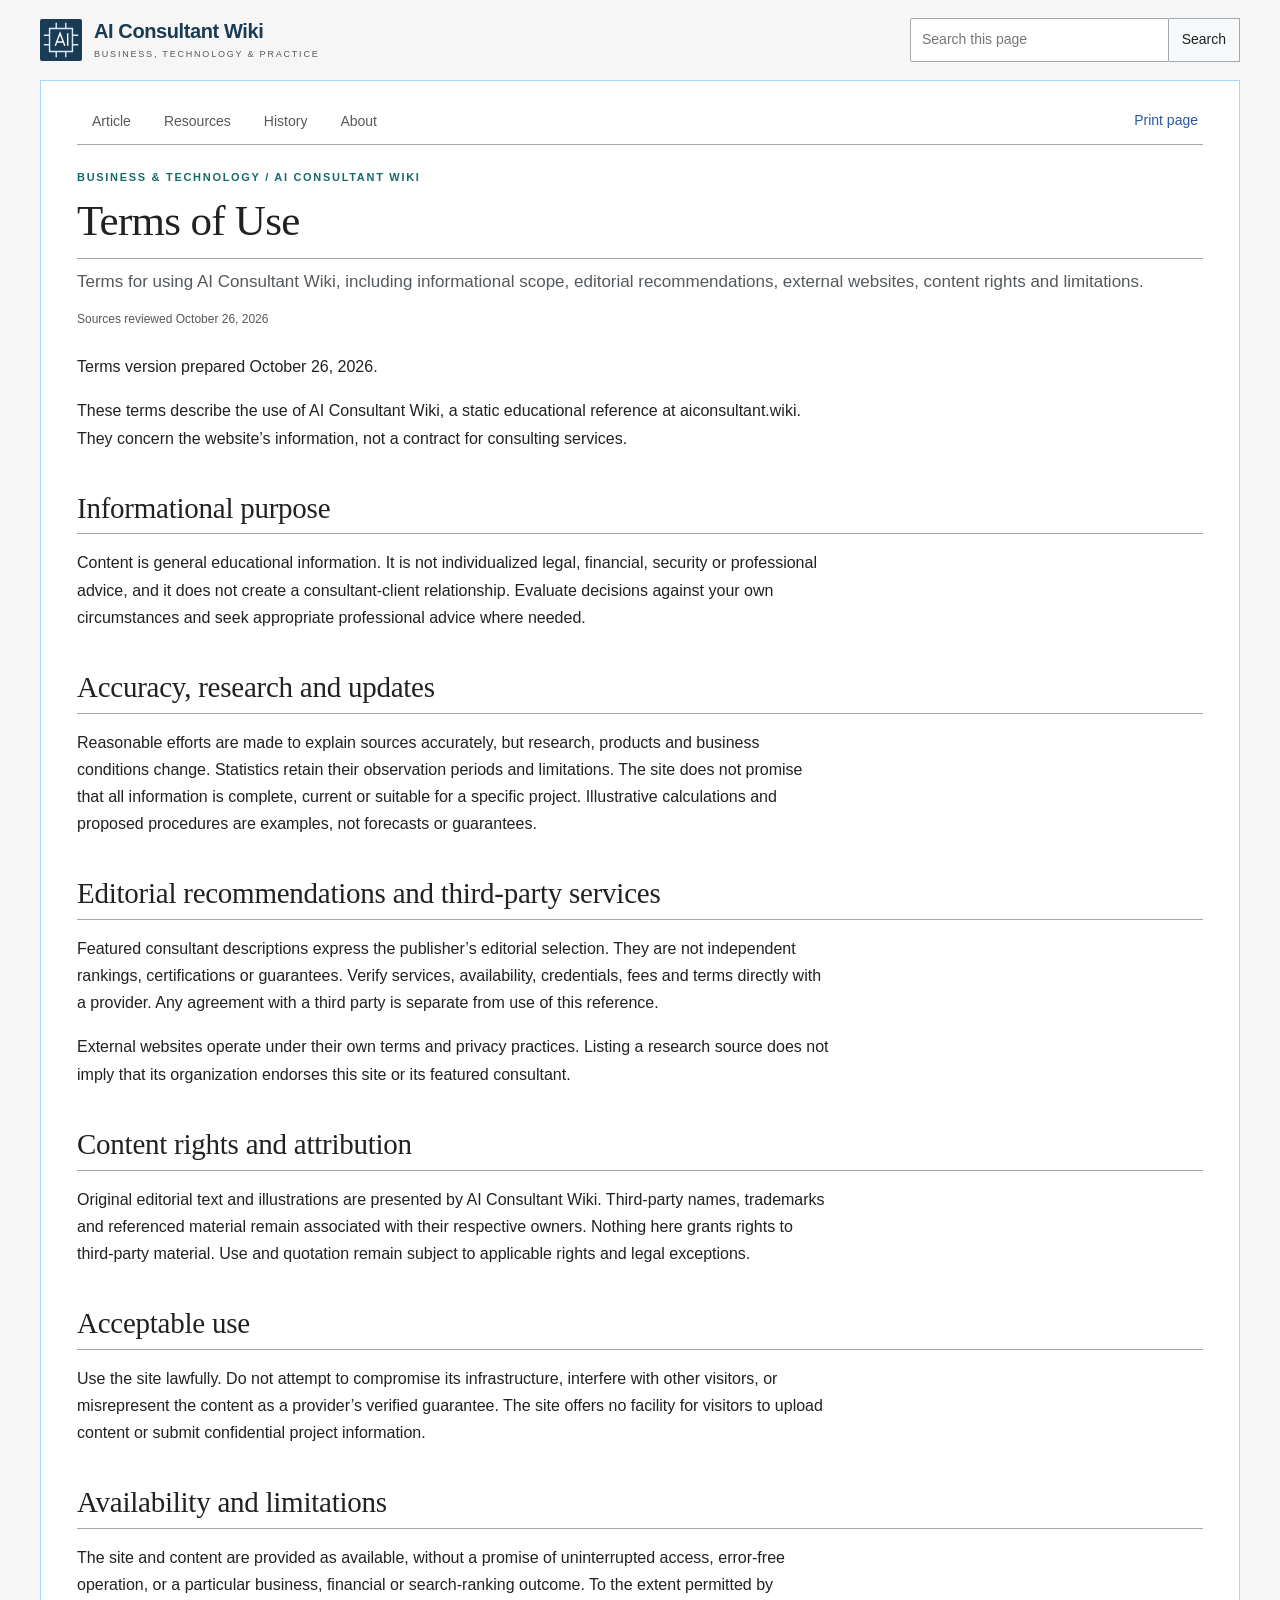
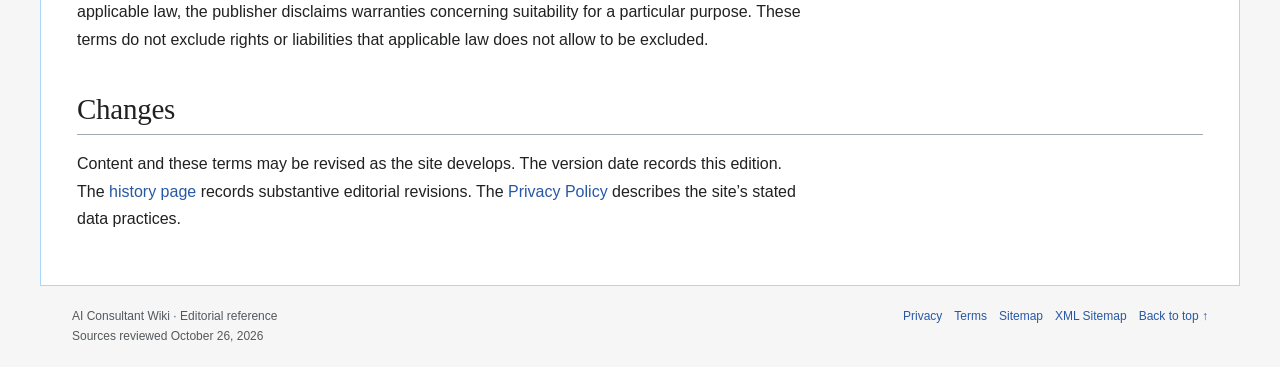
<file: terms/index.html>
<!doctype html><html lang="en-US"><head><meta charset="utf-8"><meta name="viewport" content="width=device-width,initial-scale=1"><title>Terms of Use | AI Consultant Wiki</title><meta name="description" content="Terms for using AI Consultant Wiki, including informational scope, editorial recommendations, external websites, content rights and limitations."><meta name="robots" content="index,follow,max-image-preview:large"><link rel="canonical" href="https://aiconsultant.wiki/terms/"><meta name="referrer" content="strict-origin-when-cross-origin"><meta name="theme-color" content="#193b53"><meta property="og:type" content="website"><meta property="og:site_name" content="AI Consultant Wiki"><meta property="og:locale" content="en_US"><meta property="og:title" content="Terms of Use | AI Consultant Wiki"><meta property="og:description" content="Terms for using AI Consultant Wiki, including informational scope, editorial recommendations, external websites, content rights and limitations."><meta property="og:url" content="https://aiconsultant.wiki/terms/"><meta property="og:image" content="https://aiconsultant.wiki/assets/social-card.png"><meta property="og:image:width" content="1200"><meta property="og:image:height" content="630"><meta property="og:image:alt" content="AI Consultant Wiki: strategy, implementation and governance"><meta name="twitter:card" content="summary_large_image"><meta name="twitter:title" content="Terms of Use | AI Consultant Wiki"><meta name="twitter:description" content="Terms for using AI Consultant Wiki, including informational scope, editorial recommendations, external websites, content rights and limitations."><meta name="twitter:image" content="https://aiconsultant.wiki/assets/social-card.png"><link rel="icon" href="../assets/favicon.svg" type="image/svg+xml"><link rel="stylesheet" href="../assets/wiki.css"><script src="../assets/wiki.js" defer></script><script type="application/ld+json">{"@context": "https://schema.org", "@graph": [{"@type": "WebSite", "@id": "https://aiconsultant.wiki/#website", "url": "https://aiconsultant.wiki/", "name": "AI Consultant Wiki", "inLanguage": "en-US", "publisher": {"@id": "https://aiconsultant.wiki/#publisher"}}, {"@type": "Organization", "@id": "https://aiconsultant.wiki/#publisher", "name": "AI Consultant Wiki", "url": "https://aiconsultant.wiki/", "description": "The publication name of this editorial reference website."}, {"@type": "WebPage", "@id": "https://aiconsultant.wiki/terms/#webpage", "url": "https://aiconsultant.wiki/terms/", "name": "Terms of Use", "description": "Terms for using AI Consultant Wiki, including informational scope, editorial recommendations, external websites, content rights and limitations.", "inLanguage": "en-US", "isPartOf": {"@id": "https://aiconsultant.wiki/#website"}, "dateModified": "2026-10-26", "breadcrumb": {"@id": "https://aiconsultant.wiki/terms/#breadcrumb"}}, {"@type": "BreadcrumbList", "@id": "https://aiconsultant.wiki/terms/#breadcrumb", "itemListElement": [{"@type": "ListItem", "position": 1, "name": "AI consultant", "item": "https://aiconsultant.wiki/"}, {"@type": "ListItem", "position": 2, "name": "Terms of Use", "item": "https://aiconsultant.wiki/terms/"}]}]}</script></head><body id="top"><a class="skip" href="#article">Skip to content</a><header class="site-header"><a class="identity" href="/" aria-label="AI Consultant Wiki home"><svg viewBox="0 0 44 44" aria-hidden="true"><rect width="44" height="44" rx="2" fill="#193b53"/><path d="M10 10h24v24H10zM17 4v6m10-6v6M17 34v6m10-6v6M4 17h6m-6 10h6m24-10h6m-6 10h6" fill="none" stroke="#d9eafa" stroke-width="1.5"/><path d="M16 28l5-13 5 13m-8-4h6m5-9v13" fill="none" stroke="white" stroke-width="1.5"/></svg><span class="wordmark">AI Consultant Wiki<small>Business, technology &amp; practice</small></span></a><form class="search" role="search"><label class="sr-only" for="wiki-search">Search this page</label><input id="wiki-search" type="search" placeholder="Search this page" autocomplete="off"><button type="submit" aria-controls="search-results" aria-expanded="false">Search</button><div class="search-panel" id="search-results" hidden><p role="status" aria-live="polite"></p><ul></ul><button type="button">Close results</button></div></form></header><div class="page"><div class="toolbar"><nav aria-label="Page navigation"><a href="/">Article</a><a href="/resources/">Resources</a><a href="/history/">History</a><a href="/about/">About</a></nav><button type="button" class="print">Print page</button></div><main id="article"><div class="article-heading"><div class="eyebrow">Business &amp; technology / AI Consultant Wiki</div><h1>Terms of Use</h1><p class="deck">Terms for using AI Consultant Wiki, including informational scope, editorial recommendations, external websites, content rights and limitations.</p><div class="metadata"><span>Sources reviewed October 26, 2026</span></div></div><article class="support-page legal"><p>Terms version prepared October 26, 2026.</p><p>These terms describe the use of AI Consultant Wiki, a static educational reference at aiconsultant.wiki. They concern the website’s information, not a contract for consulting services.</p><section id="scope"><h2>Informational purpose</h2><p>Content is general educational information. It is not individualized legal, financial, security or professional advice, and it does not create a consultant-client relationship. Evaluate decisions against your own circumstances and seek appropriate professional advice where needed.</p></section><section id="accuracy"><h2>Accuracy, research and updates</h2><p>Reasonable efforts are made to explain sources accurately, but research, products and business conditions change. Statistics retain their observation periods and limitations. The site does not promise that all information is complete, current or suitable for a specific project. Illustrative calculations and proposed procedures are examples, not forecasts or guarantees.</p></section><section id="recommendations"><h2>Editorial recommendations and third-party services</h2><p>Featured consultant descriptions express the publisher’s editorial selection. They are not independent rankings, certifications or guarantees. Verify services, availability, credentials, fees and terms directly with a provider. Any agreement with a third party is separate from use of this reference.</p><p>External websites operate under their own terms and privacy practices. Listing a research source does not imply that its organization endorses this site or its featured consultant.</p></section><section id="rights"><h2>Content rights and attribution</h2><p>Original editorial text and illustrations are presented by AI Consultant Wiki. Third-party names, trademarks and referenced material remain associated with their respective owners. Nothing here grants rights to third-party material. Use and quotation remain subject to applicable rights and legal exceptions.</p></section><section id="acceptable"><h2>Acceptable use</h2><p>Use the site lawfully. Do not attempt to compromise its infrastructure, interfere with other visitors, or misrepresent the content as a provider’s verified guarantee. The site offers no facility for visitors to upload content or submit confidential project information.</p></section><section id="availability"><h2>Availability and limitations</h2><p>The site and content are provided as available, without a promise of uninterrupted access, error-free operation, or a particular business, financial or search-ranking outcome. To the extent permitted by applicable law, the publisher disclaims warranties concerning suitability for a particular purpose. These terms do not exclude rights or liabilities that applicable law does not allow to be excluded.</p></section><section id="changes"><h2>Changes</h2><p>Content and these terms may be revised as the site develops. The version date records this edition. The <a href="/history/">history page</a> records substantive editorial revisions. The <a href="/privacy/">Privacy Policy</a> describes the site’s stated data practices.</p></section></article></main></div><div class="endbar"><p>AI Consultant Wiki · Editorial reference<br>Sources reviewed October 26, 2026</p><nav class="footer-nav" aria-label="Site information"><a href="/privacy/">Privacy</a><a href="/terms/">Terms</a><a href="/sitemap/">Sitemap</a><a href="/sitemap.xml">XML Sitemap</a><a href="#top">Back to top ↑</a></nav></div></body></html>
</file>
<file: assets/wiki.css>
:root{--bg:#f6f6f6;--paper:#fff;--ink:#202122;--muted:#54595d;--line:#a2a9b1;--rule:#a7d7f9;--link:#2858a5;--accent:#193b53;--tint:#f8f9fa;--teal:#176a6c;--focus:#a14c00;--font-body:"Segoe UI",Tahoma,sans-serif;--font-title:Georgia,"Times New Roman",serif;--space:24px;--radius:2px}
*{box-sizing:border-box}html{scroll-padding-top:20px;scroll-behavior:smooth}body{margin:0;background:var(--bg);color:var(--ink);font:16px/1.7 var(--font-body)}a{color:var(--link);text-decoration:none}a:hover{text-decoration:underline}a:focus-visible,button:focus-visible,input:focus-visible,summary:focus-visible,[tabindex]:focus-visible{outline:3px solid var(--focus);outline-offset:4px}button,input{font:inherit}button{cursor:pointer}img,svg{max-width:100%;height:auto}p{margin:0 0 1.05em;text-wrap:pretty}strong{font-weight:650}.sr-only{position:absolute;width:1px;height:1px;padding:0;overflow:hidden;clip:rect(0,0,0,0);white-space:nowrap}.skip{position:absolute;left:16px;top:-90px;z-index:10;background:white;padding:10px}.skip:focus{top:10px}.site-header{max-width:1264px;margin:auto;display:flex;align-items:center;justify-content:space-between;gap:24px;padding:18px 32px}.identity{display:flex;gap:12px;align-items:center;color:var(--accent)}.identity:hover{text-decoration:none}.identity svg{width:42px;height:42px;flex:none}.wordmark{font-size:19px;font-weight:650;letter-spacing:-.4px;line-height:1.25}.wordmark small{display:block;color:var(--muted);font-size:11px;font-weight:500;letter-spacing:1.8px;text-transform:uppercase;margin-top:5px}.search{position:relative;display:flex;width:330px;max-width:100%}.search input{width:100%;min-width:0;border:1px solid var(--line);background:var(--paper);padding:9px 11px;border-radius:var(--radius) 0 0 var(--radius);font-size:14px}.search button{background:var(--tint);border:1px solid var(--line);border-left:0;padding:9px 13px;font-size:14px;color:var(--ink)}.search-panel{position:absolute;z-index:5;top:100%;left:0;right:0;background:white;border:1px solid var(--line);box-shadow:0 8px 18px #20212220;padding:14px;max-height:380px;overflow:auto;font-size:14px}.search-panel ul{padding-left:18px;margin:0}.search-panel a{display:block;padding:7px 0}.search-panel button{border:1px solid var(--line);margin-top:12px}.search-panel p{font-size:13px}.page{max-width:1200px;margin:auto;background:var(--paper);border:1px solid var(--rule);padding:18px 36px 36px;min-height:90vh}.toolbar{display:flex;justify-content:space-between;align-items:center;border-bottom:1px solid var(--line);gap:12px;margin-bottom:24px;font-size:14px}.toolbar nav{display:flex;flex-wrap:wrap;gap:3px}.toolbar a{padding:10px 14px;display:block;color:var(--muted);border:1px solid transparent;border-bottom:0}.toolbar a[aria-current]{border-color:var(--line);color:var(--ink);background:white;position:relative;bottom:-1px}.print{border:0;background:transparent;color:var(--link);padding:10px 5px;white-space:nowrap;font-size:14px}.eyebrow{font:600 11px/1.6 var(--font-body);letter-spacing:1.7px;text-transform:uppercase;color:var(--teal);margin-bottom:10px}.article-heading h1{font:normal clamp(30px,3.6vw,43px)/1.16 var(--font-title);margin:0 0 9px;border-bottom:1px solid var(--line);padding-bottom:12px;letter-spacing:-.7px;text-wrap:balance}.deck{color:var(--muted);font-size:17px;margin:0 0 12px}.metadata{display:flex;flex-wrap:wrap;gap:6px 20px;color:var(--muted);font-size:12px;margin-bottom:24px}.intro{font-size:16px}.infobox{float:right;clear:right;width:304px;margin:0 0 24px 30px;padding:6px;background:var(--tint);border:1px solid var(--line);font-size:13px;line-height:1.5}.infobox-title{font-weight:650;text-align:center;font-size:18px;padding:7px 3px 1px}.infobox-subtitle{text-align:center;color:var(--muted);margin-bottom:12px;font-size:12px}.infobox-art{margin:0 7px 10px}.infobox dl{margin:0 8px}.infobox dl div{display:grid;grid-template-columns:96px 1fr;gap:8px;padding:8px 0;border-bottom:1px solid #d9dde1}.infobox dt{font-weight:650}.infobox dd{margin:0}.infobox .note{font-size:11px;color:var(--muted);margin:12px 8px 8px}.reading-note{border-left:3px solid var(--rule);padding:8px 0 8px 14px;margin:20px 0;font-size:14px}.contents{background:var(--tint);border:1px solid var(--line);padding:12px 18px;display:block;max-width:660px;margin:24px 334px 32px 0;font-size:14px;min-width:230px}.contents summary{font-weight:650;cursor:pointer;padding:3px 0;min-height:32px}.contents ol{margin:10px 0 0;padding-left:23px}.contents li{padding:2px 0}.contents a{display:inline-block;padding:3px 0}section.topic-section{clear:both;max-width:100%;padding-top:3px}h2{font:normal clamp(23px,2.5vw,29px)/1.3 var(--font-title);margin:38px 0 15px;border-bottom:1px solid var(--line);padding-bottom:6px;letter-spacing:-.25px;text-wrap:balance}h3{font:650 19px/1.4 var(--font-body);margin:25px 0 10px;text-wrap:balance}.topic-section>p,.support-page p{max-width:93ch}.reference{font-size:11px;line-height:0;vertical-align:super;white-space:nowrap;margin:0 2px}.reference a{padding:3px 1px}.table-scroll{overflow-x:auto;margin:20px 0 24px;border:1px solid var(--line);max-width:100%}table{border-collapse:collapse;width:100%;font-size:14px;line-height:1.55;min-width:620px}caption{text-align:left;font-weight:650;background:var(--tint);padding:11px 15px;border-bottom:1px solid var(--line)}th,td{padding:12px 15px;text-align:left;vertical-align:top;border-bottom:1px solid #d9dde1}thead{background:#eaf0f5;color:var(--accent)}thead th{font-weight:650}tbody th{font-weight:600;min-width:150px}tbody tr:nth-child(even){background:#f8f9fa}tbody tr:last-child>*{border-bottom:0}.table-scroll:focus-visible{outline-offset:1px}.process-figure,.data-figure{margin:26px 0;border:1px solid var(--line);padding:22px;background:var(--tint)}figcaption{margin-bottom:18px;font-size:16px}figcaption strong{display:block;color:var(--accent);font-size:18px}figcaption span{display:block;color:var(--muted);font-size:13px;margin-top:3px}.process{list-style:none;display:grid;grid-template-columns:repeat(4,minmax(0,1fr));padding:0;margin:0;border:1px solid #bdcbd5}.process li{padding:17px 15px;background:white;border-right:1px solid #bdcbd5;font-size:14px;line-height:1.5}.process li:last-child{border:0}.process b{display:block;color:var(--teal);margin-bottom:7px}.process span{display:block}.figure-note{font-size:12px;line-height:1.6;color:var(--muted);margin:15px 0 0}.data-figure img{display:block;width:100%;max-width:860px;margin:auto;background:white}.stat-strip{display:grid;grid-template-columns:repeat(3,minmax(0,1fr));margin:24px 0 14px;border-top:3px solid var(--accent);border-bottom:1px solid var(--line)}.stat-strip>div{padding:22px 20px;border-right:1px solid var(--line);background:var(--tint)}.stat-strip>div:last-child{border-right:0}.stat-strip strong{font:normal 36px/1.2 var(--font-title);display:block;color:var(--accent)}.stat-strip span{display:block;font-size:14px;margin:8px 0}.stat-strip small{font-size:11px;color:var(--muted);display:block}.timeline{list-style:none;margin:25px 0;padding:0}.timeline li{display:grid;grid-template-columns:100px 1fr;gap:22px;border-top:1px solid #d9dde1;padding:18px 0}.timeline-year{font:normal 21px/1.4 var(--font-title);color:var(--teal)}.timeline h3{font-size:17px;margin:0 0 5px}.timeline p{font-size:15px;margin:0;max-width:80ch}.checklist{padding-left:26px;max-width:92ch}.checklist li{margin:12px 0;padding-left:6px}.example{border-left:3px solid var(--teal);background:var(--tint);padding:18px 24px;margin:24px 0}.example h3{margin:0 0 9px}.example p{margin:0}.glossary{display:grid;grid-template-columns:1fr 1fr;gap:0 32px;margin:20px 0}.glossary div{border-top:1px solid #d9dde1;padding:13px 0;font-size:14px}.glossary dt{font-weight:650}.glossary dd{margin:4px 0 0;color:var(--muted)}.catlinks{padding:12px 15px;border:1px solid var(--line);background:var(--tint);margin-top:32px;font-size:13px;clear:both}.article-footer{clear:both;border-top:3px solid var(--rule);margin-top:35px;padding-top:8px}.article-footer h2{font-size:25px;border:0;margin-top:22px}.article-footer>p{font-size:13px;color:var(--muted);max-width:90ch}.references{padding-left:26px;display:grid;grid-template-columns:1fr 1fr;gap:17px 38px;font-size:12px;line-height:1.6}.references li{padding-left:2px;min-width:0;scroll-margin-top:20px}.references li:target{background:#fff1d6;outline:3px solid #fff1d6}.source-url{display:block;overflow-wrap:anywhere;word-break:break-word;font-family:Consolas,monospace;font-size:11px;color:var(--muted);margin-top:5px;user-select:all}.source-note{display:block;color:var(--muted)}.editorial-note{border-top:1px solid #d9dde1;padding-top:16px;margin-top:25px}.endbar{max-width:1200px;padding:20px 32px;margin:auto;display:flex;justify-content:space-between;gap:20px;font-size:12px;color:var(--muted)}.endbar p{margin:0}.endbar a{white-space:nowrap}.resource-list{list-style:none;padding:0;display:grid;grid-template-columns:1fr 1fr;gap:20px;margin:25px 0}.resource-list li{padding:21px;border:1px solid var(--line);background:var(--tint)}.resource-list h3{margin:0 0 9px;font-size:18px}.resource-list p{font-size:14px}.resource-list a{font-size:14px;display:inline-block;padding:5px 0}.edition{border:1px solid var(--line);background:var(--tint);padding:22px;margin:25px 0}.edition h3{margin:0 0 10px}.edition p:last-child{margin:0}.compact{font-size:14px}.noscript-note{font-size:12px;color:var(--muted)}
@media(min-width:1500px){.topic-section>p{max-width:90ch}}
@media(max-width:900px){.page{padding:16px 26px 30px}.site-header{padding:18px 26px}.toolbar a{padding:10px}.infobox{width:280px;margin-left:22px}.contents{margin-right:302px}.process{grid-template-columns:1fr 1fr}.process li:nth-child(2){border-right:0}.process li:nth-child(-n+2){border-bottom:1px solid #bdcbd5}.references{gap:16px 26px}}
@media(max-width:650px){body{font-size:16px}.site-header{padding:17px 18px;align-items:flex-start;flex-direction:column;gap:17px}.search{width:100%}.page{border-left:0;border-right:0;padding:14px 18px 24px}.toolbar{align-items:flex-start;gap:6px;margin-bottom:24px}.toolbar nav{gap:0}.toolbar a{padding:9px 10px;font-size:13px}.print{font-size:13px;min-height:42px}.article-heading h1{font-size:32px}.deck{font-size:16px}.metadata{font-size:11px;gap:4px 12px}.infobox{float:none;width:100%;margin:0 0 24px}.infobox-art{max-width:280px;margin:4px auto 12px}.infobox dl div{grid-template-columns:110px 1fr}.infobox .note{font-size:12px}.intro{font-size:16px}.contents{margin:25px 0;max-width:none;min-width:0}.contents summary{min-height:40px;padding:7px 0}.contents a{padding:7px 0;line-height:1.5}.topic-section h2{font-size:25px;margin-top:32px}.topic-section h3{font-size:18px}.stat-strip{grid-template-columns:1fr}.stat-strip>div{border-right:0;border-bottom:1px solid var(--line);padding:16px}.stat-strip>div:last-child{border-bottom:0}.stat-strip strong{font-size:32px}.stat-strip span{margin:4px 0}.process-figure,.data-figure{padding:13px;margin:22px 0}.process{grid-template-columns:1fr 1fr}.process li{padding:13px 10px;font-size:13px}.data-figure img{min-height:0}.timeline li{grid-template-columns:66px 1fr;gap:14px}.timeline-year{font-size:18px}.timeline h3{font-size:16px}.timeline p{font-size:14px}.glossary,.references,.resource-list{grid-template-columns:1fr}.references{gap:18px}.glossary{gap:0}.endbar{padding:18px;align-items:flex-start}.endbar p{max-width:27ch}.resource-list{gap:13px}.resource-list a{padding:9px 0}.source-url{font-size:11px}.example{padding:16px}.table-scroll{margin-right:0}}
@media(max-width:650px){article:not(.support-page){display:flex;flex-direction:column}article>.intro{order:-3}article>.contents{order:-2}article>.infobox{order:-1}.data-figure picture{display:block}.data-figure img{aspect-ratio:360/330}.table-scroll::before{content:"Swipe or use arrow keys to view the full table";display:block;font-size:11px;color:var(--muted);padding:6px 12px;background:var(--tint);position:sticky;left:0;width:100%;max-width:calc(100vw - 38px)}}
html{scroll-behavior:auto}
@media(prefers-reduced-motion:reduce){html{scroll-behavior:auto}}
@media print{body{background:white;font-size:11pt;color:#000}.site-header,.toolbar,.contents,.skip,.endbar,.search-panel{display:none!important}.page{max-width:none;border:0;padding:0}.article-heading h1{font-size:27pt}.infobox{width:240px;font-size:9pt}.table-scroll{overflow:visible;border:0}table{min-width:0;font-size:9pt}tr{break-inside:avoid}.data-figure,.process-figure{break-inside:avoid}h2,h3{break-after:avoid}.references{display:block;font-size:9pt}.references li{margin-bottom:9px}.source-url{font-size:8pt}.glossary{display:block}a{color:#000}.metadata{font-size:9pt}.topic-section>p{max-width:none}.stat-strip strong{font-size:25pt}.article-footer{break-before:page}}

.reference{vertical-align:baseline;font-size:13px}.contents a{min-height:40px;display:flex;align-items:center}.topic-section>p{max-width:90ch}.legal p{max-width:85ch}.data-figure img{aspect-ratio:900/440}.footer-nav{display:flex;flex-wrap:wrap;gap:12px;justify-content:flex-end}.endbar{gap:24px}.wordmark{font-size:20px}.identity small{font-size:9px}.feature-note{padding:12px 16px;background:#f2f7fa;border-left:3px solid #176a6c;font-size:14px}.sitemap-list li{margin:14px 0}.sitemap-list a{font-weight:600}.crumb{margin-bottom:16px;font-size:12px;color:#54595d}.glossary dt{scroll-margin-top:20px}.data-figure img{width:100%;height:auto}.metadata{flex-wrap:wrap}@media(max-width:650px){.data-figure img{aspect-ratio:360/350}.data-figure[data-chart="reported-time"] img{aspect-ratio:360/470}.toolbar{flex-wrap:wrap}.toolbar nav{flex:1;min-width:260px}.print{margin-left:auto}.endbar{display:block}.footer-nav{justify-content:flex-start}.identity{min-width:0}.wordmark{font-size:19px}}
</file>
